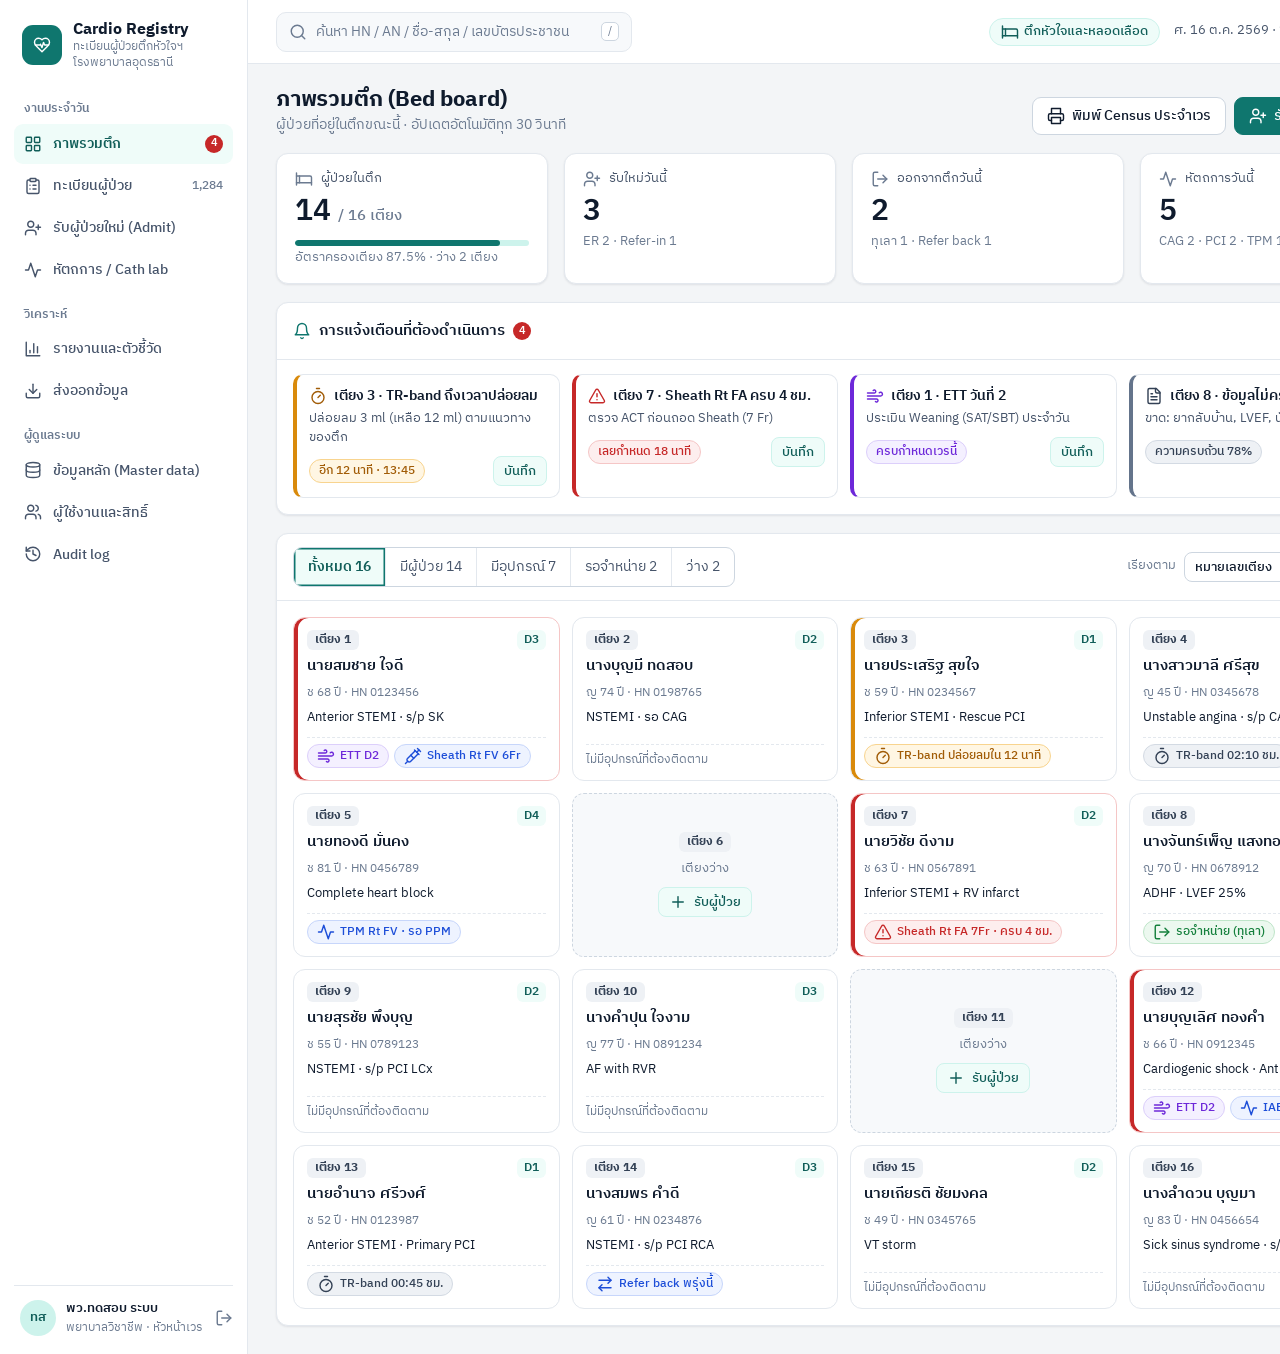
<file: design/mockups/desktop-1-dashboard.html>
<!doctype html>
<html lang="th">
<head>
<meta charset="utf-8">
<title>Bed board — Desktop</title>
<link rel="stylesheet" href="assets/styles.css">
<style>
  .alerts { display: grid; grid-template-columns: repeat(4, 1fr); gap: 12px; padding: 14px 16px 16px; }
  .alert { border: 1px solid var(--border); border-left: 4px solid; border-radius: 10px; padding: 11px 12px; display: flex; flex-direction: column; gap: 4px; background: #fff; }
  .alert .ttl { display: flex; align-items: center; gap: 7px; font-weight: 600; font-size: 13.5px; }
  .alert .ttl .i { width: 16px; height: 16px; }
  .alert .desc { font-size: 12.5px; color: var(--text-2); }
  .alert .foot { display: flex; align-items: center; justify-content: space-between; margin-top: 4px; }
  .alert.warn { border-left-color: #d98a0b; } .alert.warn .ttl .i { color: var(--warn); }
  .alert.danger { border-left-color: var(--danger); } .alert.danger .ttl .i { color: var(--danger); }
  .alert.violet { border-left-color: var(--violet); } .alert.violet .ttl .i { color: var(--violet); }
  .alert.slate { border-left-color: #64748b; } .alert.slate .ttl .i { color: var(--slate); }

  .beds { display: grid; grid-template-columns: repeat(4, 1fr); gap: 12px; padding: 16px; }
  .bed { border: 1px solid var(--border); border-radius: 12px; padding: 12px 13px; display: flex; flex-direction: column; gap: 6px; min-height: 164px; background: #fff; position: relative; }
  .bed.crit { border-color: var(--danger-bd); box-shadow: inset 4px 0 0 var(--danger); }
  .bed.attn { box-shadow: inset 4px 0 0 #d98a0b; }
  .bed-no { font-size: 12px; font-weight: 700; background: var(--slate-bg); color: var(--slate); border-radius: 6px; padding: 1px 8px; }
  .bed .nm { font-weight: 600; font-size: 14.5px; }
  .bed .meta { font-size: 12px; color: var(--muted); }
  .bed .dx { font-size: 13px; color: var(--text); }
  .bed .devs { display: flex; flex-wrap: wrap; gap: 5px; margin-top: auto; padding-top: 6px; border-top: 1px dashed var(--border); }
  .bed.empty { border: 1.5px dashed var(--border-strong); background: var(--surface-2); align-items: center; justify-content: center; color: var(--muted); gap: 8px; }
  .day { font-size: 12px; font-weight: 600; color: var(--primary-700); background: var(--primary-50); border-radius: 6px; padding: 1px 7px; }
</style>
</head>
<body style="width:1440px">
<div data-shell="dashboard">
  <div class="page-h">
    <div>
      <h1>ภาพรวมตึก (Bed board)</h1>
      <p>ผู้ป่วยที่อยู่ในตึกขณะนี้ · อัปเดตอัตโนมัติทุก 30 วินาที</p>
    </div>
    <div class="row">
      <span class="btn"><i data-i="printer"></i>พิมพ์ Census ประจำเวร</span>
      <span class="btn primary"><i data-i="userplus"></i>รับผู้ป่วยใหม่ (Admit)</span>
    </div>
  </div>

  <div class="tiles">
    <div class="card tile">
      <div class="lbl"><i data-i="bed"></i>ผู้ป่วยในตึก</div>
      <div class="val num">14 <small>/ 16 เตียง</small></div>
      <div class="meter"><i style="width:87.5%"></i></div>
      <div class="sub">อัตราครองเตียง 87.5% · ว่าง 2 เตียง</div>
    </div>
    <div class="card tile">
      <div class="lbl"><i data-i="userplus"></i>รับใหม่วันนี้</div>
      <div class="val num">3</div>
      <div class="sub">ER 2 · Refer-in 1</div>
    </div>
    <div class="card tile">
      <div class="lbl"><i data-i="logout"></i>ออกจากตึกวันนี้</div>
      <div class="val num">2</div>
      <div class="sub">ทุเลา 1 · Refer back 1</div>
    </div>
    <div class="card tile">
      <div class="lbl"><i data-i="activity"></i>หัตถการวันนี้</div>
      <div class="val num">5</div>
      <div class="sub">CAG 2 · PCI 2 · TPM 1</div>
    </div>
  </div>

  <div class="card">
    <div class="card-h">
      <h3><i data-i="bell"></i>การแจ้งเตือนที่ต้องดำเนินการ <span class="badge">4</span></h3>
      <span class="btn ghost sm">ดูทั้งหมด<i data-i="right"></i></span>
    </div>
    <div class="alerts">
      <div class="alert warn">
        <div class="ttl"><i data-i="timer"></i>เตียง 3 · TR-band ถึงเวลาปล่อยลม</div>
        <div class="desc">ปล่อยลม 3 ml (เหลือ 12 ml) ตามแนวทางของตึก</div>
        <div class="foot"><span class="chip warn">อีก 12 นาที · 13:45</span><span class="btn sm soft">บันทึก</span></div>
      </div>
      <div class="alert danger">
        <div class="ttl"><i data-i="alert"></i>เตียง 7 · Sheath Rt FA ครบ 4 ชม.</div>
        <div class="desc">ตรวจ ACT ก่อนถอด Sheath (7 Fr)</div>
        <div class="foot"><span class="chip danger">เลยกำหนด 18 นาที</span><span class="btn sm soft">บันทึก</span></div>
      </div>
      <div class="alert violet">
        <div class="ttl"><i data-i="wind"></i>เตียง 1 · ETT วันที่ 2</div>
        <div class="desc">ประเมิน Weaning (SAT/SBT) ประจำวัน</div>
        <div class="foot"><span class="chip violet">ครบกำหนดเวรนี้</span><span class="btn sm soft">บันทึก</span></div>
      </div>
      <div class="alert slate">
        <div class="ttl"><i data-i="file"></i>เตียง 8 · ข้อมูลไม่ครบก่อนจำหน่าย</div>
        <div class="desc">ขาด: ยากลับบ้าน, LVEF, นัดติดตาม</div>
        <div class="foot"><span class="chip slate">ความครบถ้วน 78%</span><span class="btn sm soft">เติมข้อมูล</span></div>
      </div>
    </div>
  </div>

  <div class="card">
    <div class="card-h">
      <div class="seg" style="font-size:13px">
        <span class="on">ทั้งหมด 16</span><span>มีผู้ป่วย 14</span><span>มีอุปกรณ์ 7</span><span>รอจำหน่าย 2</span><span>ว่าง 2</span>
      </div>
      <div class="row">
        <span class="small muted">เรียงตาม</span><span class="btn sm">หมายเลขเตียง<i data-i="down"></i></span>
        <div class="seg"><span class="on" style="padding:0 10px"><i data-i="grid"></i></span><span style="padding:0 10px"><i data-i="list"></i></span></div>
      </div>
    </div>
    <div class="beds" id="beds"></div>
  </div>
</div>

<script>
  // Mockup data — fictional patients
  const beds = [
    { n: 1, nm: 'นายสมชาย ใจดี', s: 'ช', a: 68, hn: '0123456', dx: 'Anterior STEMI · s/p SK', d: 3, crit: 1, dev: [['violet', 'wind', 'ETT D2'], ['info', 'syringe', 'Sheath Rt FV 6Fr']] },
    { n: 2, nm: 'นางบุญมี ทดสอบ', s: 'ญ', a: 74, hn: '0198765', dx: 'NSTEMI · รอ CAG', d: 2, dev: [] },
    { n: 3, nm: 'นายประเสริฐ สุขใจ', s: 'ช', a: 59, hn: '0234567', dx: 'Inferior STEMI · Rescue PCI', d: 1, attn: 1, dev: [['warn', 'timer', 'TR-band ปล่อยลมใน 12 นาที']] },
    { n: 4, nm: 'นางสาวมาลี ศรีสุข', s: 'ญ', a: 45, hn: '0345678', dx: 'Unstable angina · s/p CAG', d: 1, dev: [['slate', 'timer', 'TR-band 02:10 ชม.']] },
    { n: 5, nm: 'นายทองดี มั่นคง', s: 'ช', a: 81, hn: '0456789', dx: 'Complete heart block', d: 4, dev: [['info', 'activity', 'TPM Rt FV · รอ PPM']] },
    { empty: 1, n: 6 },
    { n: 7, nm: 'นายวิชัย ดีงาม', s: 'ช', a: 63, hn: '0567891', dx: 'Inferior STEMI + RV infarct', d: 2, crit: 1, dev: [['danger', 'alert', 'Sheath Rt FA 7Fr · ครบ 4 ชม.']] },
    { n: 8, nm: 'นางจันทร์เพ็ญ แสงทอง', s: 'ญ', a: 70, hn: '0678912', dx: 'ADHF · LVEF 25%', d: 5, dev: [['ok', 'logout', 'รอจำหน่าย (ทุเลา)']] },
    { n: 9, nm: 'นายสุรชัย พึ่งบุญ', s: 'ช', a: 55, hn: '0789123', dx: 'NSTEMI · s/p PCI LCx', d: 2, dev: [] },
    { n: 10, nm: 'นางคำปุน ใจงาม', s: 'ญ', a: 77, hn: '0891234', dx: 'AF with RVR', d: 3, dev: [] },
    { empty: 1, n: 11 },
    { n: 12, nm: 'นายบุญเลิศ ทองคำ', s: 'ช', a: 66, hn: '0912345', dx: 'Cardiogenic shock · Ant. STEMI', d: 2, crit: 1, dev: [['violet', 'wind', 'ETT D2'], ['info', 'activity', 'IABP 1:1']] },
    { n: 13, nm: 'นายอำนาจ ศรีวงศ์', s: 'ช', a: 52, hn: '0123987', dx: 'Anterior STEMI · Primary PCI', d: 1, dev: [['slate', 'timer', 'TR-band 00:45 ชม.']] },
    { n: 14, nm: 'นางสมพร คำดี', s: 'ญ', a: 61, hn: '0234876', dx: 'NSTEMI · s/p PCI RCA', d: 3, dev: [['info', 'transfer', 'Refer back พรุ่งนี้']] },
    { n: 15, nm: 'นายเกียรติ ชัยมงคล', s: 'ช', a: 49, hn: '0345765', dx: 'VT storm', d: 2, dev: [] },
    { n: 16, nm: 'นางลำดวน บุญมา', s: 'ญ', a: 83, hn: '0456654', dx: 'Sick sinus syndrome · s/p PPM', d: 2, dev: [] },
  ];
  document.getElementById('beds').innerHTML = beds.map((b) => b.empty
    ? `<div class="bed empty"><span class="bed-no">เตียง ${b.n}</span><span class="small">เตียงว่าง</span><span class="btn sm soft"><i data-i="plus"></i>รับผู้ป่วย</span></div>`
    : `<div class="bed ${b.crit ? 'crit' : ''} ${b.attn ? 'attn' : ''}">
        <div class="row between"><span class="bed-no">เตียง ${b.n}</span><span class="day num">D${b.d}</span></div>
        <div class="nm ellipsis">${b.nm}</div>
        <div class="meta num">${b.s} ${b.a} ปี · HN ${b.hn}</div>
        <div class="dx ellipsis">${b.dx}</div>
        <div class="devs">${b.dev.length ? b.dev.map(([k, ic, t]) => `<span class="chip ${k}"><i data-i="${ic}"></i>${t}</span>`).join('') : '<span class="xs muted">ไม่มีอุปกรณ์ที่ต้องติดตาม</span>'}</div>
      </div>`).join('');
</script>
<script src="assets/shell.js"></script>
<script src="assets/icons.js"></script>
</body>
</html>
</file>
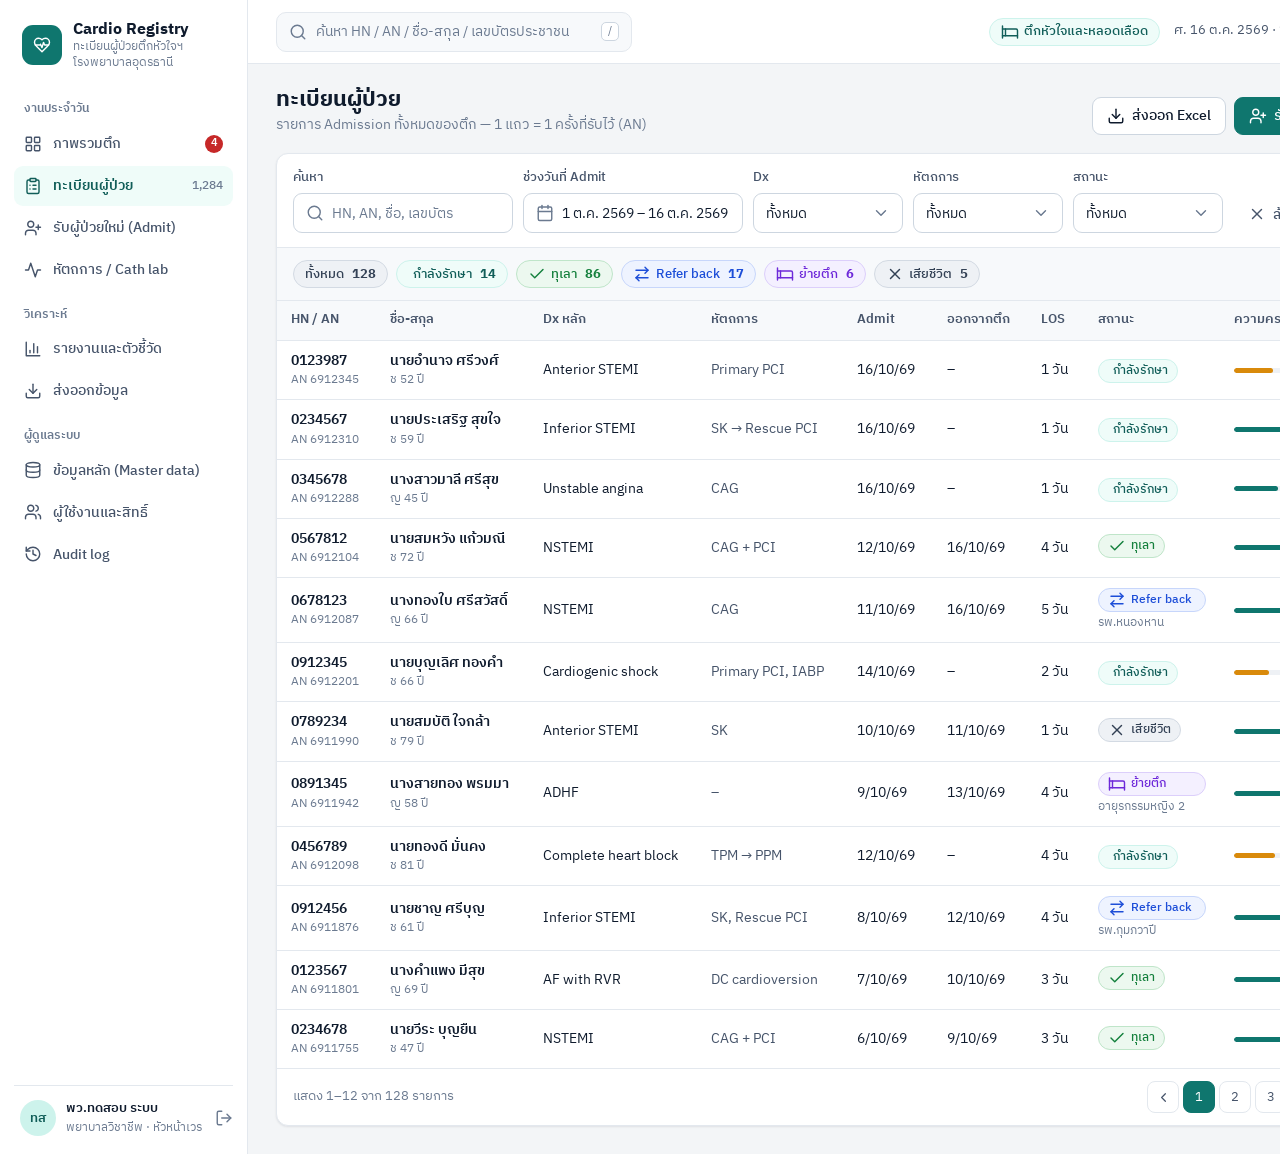
<file: design/mockups/desktop-2-registry.html>
<!doctype html>
<html lang="th">
<head>
<meta charset="utf-8">
<title>Patient registry — Desktop</title>
<link rel="stylesheet" href="assets/styles.css">
<style>
  .filters { display: flex; gap: 10px; align-items: flex-end; padding: 14px 16px; border-bottom: 1px solid var(--border); flex-wrap: wrap; }
  .filters .field { width: 150px; }
  .filters .field.wide { width: 220px; }
  .sum { display: flex; gap: 8px; padding: 12px 16px; border-bottom: 1px solid var(--border); background: var(--surface-2); }
  .cmp { display: flex; align-items: center; gap: 8px; }
  .cmp .bar { width: 54px; height: 5px; border-radius: 9px; background: var(--slate-bg); overflow: hidden; }
  .cmp .bar i { display: block; height: 100%; border-radius: 9px; background: var(--primary); }
  .cmp .bar i.lo { background: #d98a0b; }
  .pager { display: flex; align-items: center; justify-content: space-between; padding: 12px 16px; border-top: 1px solid var(--border); }
  .pg { display: flex; gap: 4px; }
  .pg span { min-width: 32px; height: 32px; border-radius: 8px; border: 1px solid var(--border); display: inline-flex; align-items: center; justify-content: center; font-size: 13px; color: var(--text-2); background: #fff; }
  .pg span.on { background: var(--primary); color: #fff; border-color: var(--primary); }
  .sub2 { font-size: 12px; color: var(--muted); }
</style>
</head>
<body style="width:1440px">
<div data-shell="registry">
  <div class="page-h">
    <div>
      <h1>ทะเบียนผู้ป่วย</h1>
      <p>รายการ Admission ทั้งหมดของตึก — 1 แถว = 1 ครั้งที่รับไว้ (AN)</p>
    </div>
    <div class="row">
      <span class="btn"><i data-i="download"></i>ส่งออก Excel</span>
      <span class="btn primary"><i data-i="userplus"></i>รับผู้ป่วยใหม่ (Admit)</span>
    </div>
  </div>

  <div class="card">
    <div class="filters">
      <div class="field wide"><span class="label">ค้นหา</span><div class="input ph"><i data-i="search"></i>HN, AN, ชื่อ, เลขบัตร</div></div>
      <div class="field wide"><span class="label">ช่วงวันที่ Admit</span><div class="input"><i data-i="calendar"></i>1 ต.ค. 2569 – 16 ต.ค. 2569</div></div>
      <div class="field"><span class="label">Dx</span><div class="input">ทั้งหมด<span class="end"><i data-i="down"></i></span></div></div>
      <div class="field"><span class="label">หัตถการ</span><div class="input">ทั้งหมด<span class="end"><i data-i="down"></i></span></div></div>
      <div class="field"><span class="label">สถานะ</span><div class="input">ทั้งหมด<span class="end"><i data-i="down"></i></span></div></div>
      <span class="btn ghost"><i data-i="x"></i>ล้างตัวกรอง</span>
    </div>
    <div class="sum">
      <span class="chip lg slate">ทั้งหมด <b class="num">&nbsp;128</b></span>
      <span class="chip lg primary"><span class="dot"></span>กำลังรักษา <b class="num">&nbsp;14</b></span>
      <span class="chip lg ok"><i data-i="check"></i>ทุเลา <b class="num">&nbsp;86</b></span>
      <span class="chip lg info"><i data-i="transfer"></i>Refer back <b class="num">&nbsp;17</b></span>
      <span class="chip lg violet"><i data-i="bed"></i>ย้ายตึก <b class="num">&nbsp;6</b></span>
      <span class="chip lg slate"><i data-i="x"></i>เสียชีวิต <b class="num">&nbsp;5</b></span>
    </div>
    <table class="tbl">
      <thead>
        <tr><th>HN / AN</th><th>ชื่อ-สกุล</th><th>Dx หลัก</th><th>หัตถการ</th><th>Admit</th><th>ออกจากตึก</th><th>LOS</th><th>สถานะ</th><th>ความครบถ้วน</th><th></th></tr>
      </thead>
      <tbody id="rows"></tbody>
    </table>
    <div class="pager">
      <span class="small muted">แสดง 1–12 จาก 128 รายการ</span>
      <div class="pg"><span><i data-i="left" data-s="15"></i></span><span class="on">1</span><span>2</span><span>3</span><span>…</span><span>11</span><span><i data-i="right" data-s="15"></i></span></div>
    </div>
  </div>
</div>

<script>
  // Mockup data — fictional patients
  const S = {
    active: '<span class="chip primary"><span class="dot"></span>กำลังรักษา</span>',
    ok: '<span class="chip ok"><i data-i="check"></i>ทุเลา</span>',
    refer: (h) => `<div class="stack" style="gap:2px"><span class="chip info"><i data-i="transfer"></i>Refer back</span><span class="sub2">${h}</span></div>`,
    move: (w) => `<div class="stack" style="gap:2px"><span class="chip violet"><i data-i="bed"></i>ย้ายตึก</span><span class="sub2">${w}</span></div>`,
    dead: '<span class="chip slate"><i data-i="x"></i>เสียชีวิต</span>',
  };
  const rows = [
    ['0123987', '6912345', 'นายอำนาจ ศรีวงศ์', 'ช 52', 'Anterior STEMI', 'Primary PCI', '16/10/69', '–', '1', S.active, 72],
    ['0234567', '6912310', 'นายประเสริฐ สุขใจ', 'ช 59', 'Inferior STEMI', 'SK → Rescue PCI', '16/10/69', '–', '1', S.active, 88],
    ['0345678', '6912288', 'นางสาวมาลี ศรีสุข', 'ญ 45', 'Unstable angina', 'CAG', '16/10/69', '–', '1', S.active, 80],
    ['0567812', '6912104', 'นายสมหวัง แก้วมณี', 'ช 72', 'NSTEMI', 'CAG + PCI', '12/10/69', '16/10/69', '4', S.ok, 100],
    ['0678123', '6912087', 'นางทองใบ ศรีสวัสดิ์', 'ญ 66', 'NSTEMI', 'CAG', '11/10/69', '16/10/69', '5', S.refer('รพ.หนองหาน'), 100],
    ['0912345', '6912201', 'นายบุญเลิศ ทองคำ', 'ช 66', 'Cardiogenic shock', 'Primary PCI, IABP', '14/10/69', '–', '2', S.active, 64],
    ['0789234', '6911990', 'นายสมบัติ ใจกล้า', 'ช 79', 'Anterior STEMI', 'SK', '10/10/69', '11/10/69', '1', S.dead, 96],
    ['0891345', '6911942', 'นางสายทอง พรมมา', 'ญ 58', 'ADHF', '–', '9/10/69', '13/10/69', '4', S.move('อายุรกรรมหญิง 2'), 100],
    ['0456789', '6912098', 'นายทองดี มั่นคง', 'ช 81', 'Complete heart block', 'TPM → PPM', '12/10/69', '–', '4', S.active, 76],
    ['0912456', '6911876', 'นายชาญ ศรีบุญ', 'ช 61', 'Inferior STEMI', 'SK, Rescue PCI', '8/10/69', '12/10/69', '4', S.refer('รพ.กุมภวาปี'), 100],
    ['0123567', '6911801', 'นางคำแพง มีสุข', 'ญ 69', 'AF with RVR', 'DC cardioversion', '7/10/69', '10/10/69', '3', S.ok, 92],
    ['0234678', '6911755', 'นายวีระ บุญยืน', 'ช 47', 'NSTEMI', 'CAG + PCI', '6/10/69', '9/10/69', '3', S.ok, 100],
  ];
  document.getElementById('rows').innerHTML = rows.map(([hn, an, nm, sa, dx, px, ad, dc, los, st, pct]) => `
    <tr>
      <td class="num"><div class="b">${hn}</div><div class="sub2">AN ${an}</div></td>
      <td><div class="name">${nm}</div><div class="sub2">${sa} ปี</div></td>
      <td>${dx}</td>
      <td class="t2">${px}</td>
      <td class="num">${ad}</td>
      <td class="num">${dc}</td>
      <td class="num">${los} วัน</td>
      <td>${st}</td>
      <td><div class="cmp"><div class="bar"><i class="${pct < 80 ? 'lo' : ''}" style="width:${pct}%"></i></div><span class="small num ${pct < 80 ? '' : 'muted'}">${pct}%</span></div></td>
      <td><span class="icon-btn" style="width:30px;height:30px;border:0"><i data-i="morev"></i></span></td>
    </tr>`).join('');
</script>
<script src="assets/shell.js"></script>
<script src="assets/icons.js"></script>
</body>
</html>
</file>
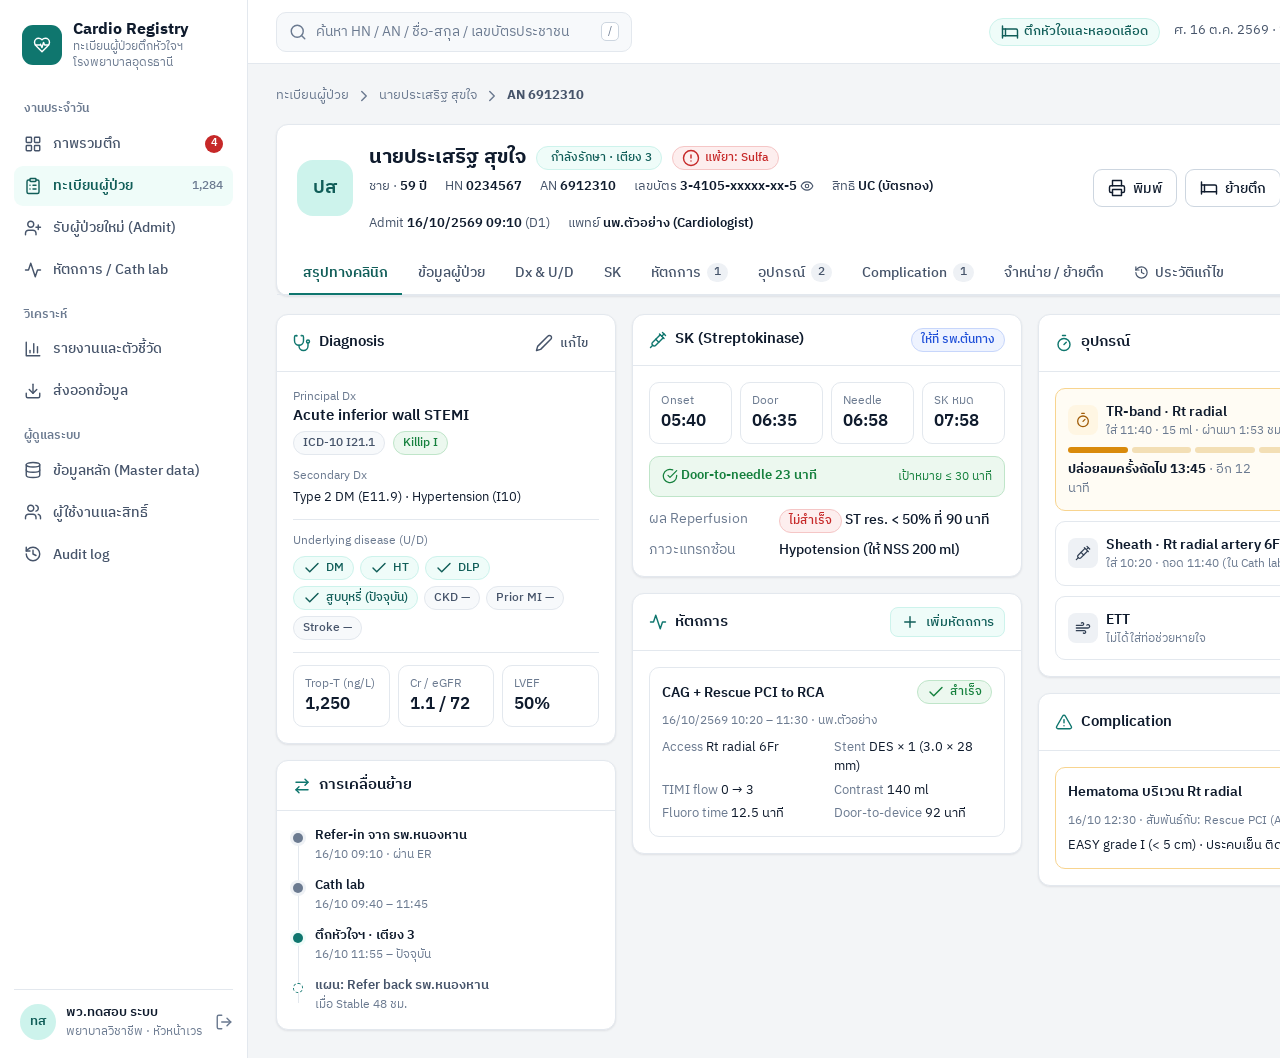
<file: design/mockups/desktop-3-patient.html>
<!doctype html>
<html lang="th">
<head>
<meta charset="utf-8">
<title>Patient record — Desktop</title>
<link rel="stylesheet" href="assets/styles.css">
<style>
  .pt { display: flex; gap: 16px; align-items: center; padding: 18px 20px; }
  .pt h2 { font-size: 20px; font-weight: 700; display: flex; gap: 10px; align-items: center; }
  .pt .ids { display: flex; gap: 18px; font-size: 13px; color: var(--text-2); margin-top: 4px; flex-wrap: wrap; }
  .pt .ids b { color: var(--text); font-weight: 600; }
  .cols { display: grid; grid-template-columns: 1fr 1.15fr 1.1fr; gap: 16px; align-items: start; }
  .col { display: flex; flex-direction: column; gap: 16px; }
  .ud { display: flex; flex-wrap: wrap; gap: 6px; }
  .metric { border: 1px solid var(--border); border-radius: 10px; padding: 9px 11px; }
  .metric .k { font-size: 11.5px; color: var(--muted); }
  .metric .v { font-size: 17px; font-weight: 600; }
  .times { display: grid; grid-template-columns: repeat(4, 1fr); gap: 8px; }
  .kpi { display: flex; align-items: center; justify-content: space-between; border-radius: 10px; padding: 10px 12px; background: var(--ok-bg); border: 1px solid var(--ok-bd); }
  .kpi.neutral { background: var(--surface-2); border-color: var(--border); }
  .px { border: 1px solid var(--border); border-radius: 10px; padding: 12px; display: flex; flex-direction: column; gap: 8px; }
  .px-grid { display: grid; grid-template-columns: 1fr 1fr; gap: 4px 14px; font-size: 13px; }
  .px-grid span { color: var(--muted); }
  .dev { border: 1px solid var(--border); border-radius: 10px; padding: 12px; display: flex; flex-direction: column; gap: 8px; }
  .dev.active { border-color: var(--warn-bd); background: #fffcf4; }
  .dev .hd { display: flex; align-items: center; gap: 8px; }
  .dev .ic { width: 30px; height: 30px; border-radius: 8px; display: flex; align-items: center; justify-content: center; background: var(--slate-bg); color: var(--slate); }
  .dev.active .ic { background: var(--warn-bg); color: var(--warn); }
  .steps { display: flex; gap: 4px; }
  .steps i { flex: 1; height: 6px; border-radius: 3px; background: #f3dfb5; display: block; }
  .steps i.done { background: #d98a0b; }
</style>
</head>
<body style="width:1440px">
<div data-shell="registry">
  <div class="crumb">ทะเบียนผู้ป่วย<i data-i="right"></i>นายประเสริฐ สุขใจ<i data-i="right"></i><b class="t2">AN 6912310</b></div>

  <div class="card">
    <div class="pt">
      <div class="avatar lg">ปส</div>
      <div class="grow">
        <h2>นายประเสริฐ สุขใจ <span class="chip primary"><span class="dot"></span>กำลังรักษา · เตียง 3</span><span class="chip danger"><i data-i="alertcircle"></i>แพ้ยา: Sulfa</span></h2>
        <div class="ids num">
          <span>ชาย · <b>59 ปี</b></span>
          <span>HN <b>0234567</b></span>
          <span>AN <b>6912310</b></span>
          <span>เลขบัตร <b>3-4105-xxxxx-xx-5</b> <i data-i="eye" data-s="14"></i></span>
          <span>สิทธิ <b>UC (บัตรทอง)</b></span>
          <span>Admit <b>16/10/2569 09:10</b> (D1)</span>
          <span>แพทย์ <b>นพ.ตัวอย่าง (Cardiologist)</b></span>
        </div>
      </div>
      <div class="row">
        <span class="btn"><i data-i="printer"></i>พิมพ์</span>
        <span class="btn"><i data-i="bed"></i>ย้ายตึก</span>
        <span class="btn primary"><i data-i="logout"></i>จำหน่าย</span>
      </div>
    </div>
    <div class="tabs" style="padding:0 12px">
      <span class="on">สรุปทางคลินิก</span>
      <span>ข้อมูลผู้ป่วย</span>
      <span>Dx &amp; U/D</span>
      <span>SK</span>
      <span>หัตถการ <span class="count">1</span></span>
      <span>อุปกรณ์ <span class="count">2</span></span>
      <span>Complication <span class="count">1</span></span>
      <span>จำหน่าย / ย้ายตึก</span>
      <span><i data-i="history" data-s="15"></i>ประวัติแก้ไข</span>
    </div>
  </div>

  <div class="cols">
    <!-- Column 1 -->
    <div class="col">
      <div class="card">
        <div class="card-h"><h3><i data-i="steth"></i>Diagnosis</h3><span class="btn ghost sm"><i data-i="pencil"></i>แก้ไข</span></div>
        <div class="card-b stack" style="gap:12px">
          <div>
            <div class="xs muted">Principal Dx</div>
            <div class="b" style="font-size:15px">Acute inferior wall STEMI</div>
            <div class="row" style="margin-top:4px"><span class="chip">ICD-10 I21.1</span><span class="chip ok">Killip I</span></div>
          </div>
          <div>
            <div class="xs muted" style="margin-bottom:4px">Secondary Dx</div>
            <div class="small">Type 2 DM (E11.9) · Hypertension (I10)</div>
          </div>
          <div class="divider"></div>
          <div>
            <div class="xs muted" style="margin-bottom:6px">Underlying disease (U/D)</div>
            <div class="ud">
              <span class="chip primary"><i data-i="check"></i>DM</span>
              <span class="chip primary"><i data-i="check"></i>HT</span>
              <span class="chip primary"><i data-i="check"></i>DLP</span>
              <span class="chip primary"><i data-i="check"></i>สูบบุหรี่ (ปัจจุบัน)</span>
              <span class="chip">CKD —</span>
              <span class="chip">Prior MI —</span>
              <span class="chip">Stroke —</span>
            </div>
          </div>
          <div class="divider"></div>
          <div class="grid g3" style="gap:8px">
            <div class="metric"><div class="k">Trop-T (ng/L)</div><div class="v num">1,250</div></div>
            <div class="metric"><div class="k">Cr / eGFR</div><div class="v num">1.1 / 72</div></div>
            <div class="metric"><div class="k">LVEF</div><div class="v num">50%</div></div>
          </div>
        </div>
      </div>

      <div class="card">
        <div class="card-h"><h3><i data-i="transfer"></i>การเคลื่อนย้าย</h3></div>
        <div class="card-b">
          <div class="tl">
            <div class="tl-item"><span class="tl-dot" style="background:var(--muted);box-shadow:0 0 0 3px var(--slate-bg)"></span><div><div class="small b">Refer-in จาก รพ.หนองหาน</div><div class="xs muted num">16/10 09:10 · ผ่าน ER</div></div></div>
            <div class="tl-item"><span class="tl-dot" style="background:var(--muted);box-shadow:0 0 0 3px var(--slate-bg)"></span><div><div class="small b">Cath lab</div><div class="xs muted num">16/10 09:40 – 11:45</div></div></div>
            <div class="tl-item"><span class="tl-dot"></span><div><div class="small b">ตึกหัวใจฯ · เตียง 3</div><div class="xs muted num">16/10 11:55 – ปัจจุบัน</div></div></div>
            <div class="tl-item"><span class="tl-dot" style="background:#fff;border:1.5px dashed var(--primary);box-shadow:none"></span><div><div class="small b t2">แผน: Refer back รพ.หนองหาน</div><div class="xs muted">เมื่อ Stable 48 ชม.</div></div></div>
          </div>
        </div>
      </div>
    </div>

    <!-- Column 2 -->
    <div class="col">
      <div class="card">
        <div class="card-h"><h3><i data-i="syringe"></i>SK (Streptokinase)</h3><span class="chip info">ให้ที่ รพ.ต้นทาง</span></div>
        <div class="card-b stack" style="gap:12px">
          <div class="times num">
            <div class="metric"><div class="k">Onset</div><div class="v">05:40</div></div>
            <div class="metric"><div class="k">Door</div><div class="v">06:35</div></div>
            <div class="metric"><div class="k">Needle</div><div class="v">06:58</div></div>
            <div class="metric"><div class="k">SK หมด</div><div class="v">07:58</div></div>
          </div>
          <div class="kpi"><span class="small b" style="color:var(--ok)"><i data-i="checkcircle" data-s="16"></i> Door-to-needle 23 นาที</span><span class="xs" style="color:var(--ok)">เป้าหมาย ≤ 30 นาที</span></div>
          <div class="kv">
            <dt>ผล Reperfusion</dt><dd><span class="chip danger">ไม่สำเร็จ</span> ST res. &lt; 50% ที่ 90 นาที</dd>
            <dt>ภาวะแทรกซ้อน</dt><dd>Hypotension (ให้ NSS 200 ml)</dd>
          </div>
        </div>
      </div>

      <div class="card">
        <div class="card-h"><h3><i data-i="activity"></i>หัตถการ</h3><span class="btn soft sm"><i data-i="plus"></i>เพิ่มหัตถการ</span></div>
        <div class="card-b">
          <div class="px">
            <div class="row between"><div class="b">CAG + Rescue PCI to RCA</div><span class="chip ok"><i data-i="check"></i>สำเร็จ</span></div>
            <div class="xs muted num">16/10/2569 10:20 – 11:30 · นพ.ตัวอย่าง</div>
            <div class="px-grid num">
              <div><span>Access</span> Rt radial 6Fr</div>
              <div><span>Stent</span> DES × 1 (3.0 × 28 mm)</div>
              <div><span>TIMI flow</span> 0 → 3</div>
              <div><span>Contrast</span> 140 ml</div>
              <div><span>Fluoro time</span> 12.5 นาที</div>
              <div><span>Door-to-device</span> 92 นาที</div>
            </div>
          </div>
        </div>
      </div>
    </div>

    <!-- Column 3 -->
    <div class="col">
      <div class="card">
        <div class="card-h"><h3><i data-i="timer"></i>อุปกรณ์</h3><span class="btn soft sm"><i data-i="plus"></i>เพิ่มอุปกรณ์</span></div>
        <div class="card-b stack" style="gap:10px">
          <div class="dev active">
            <div class="hd"><span class="ic"><i data-i="timer" data-s="16"></i></span><div class="grow"><div class="b">TR-band · Rt radial</div><div class="xs muted num">ใส่ 11:40 · 15 ml · ผ่านมา 1:53 ชม.</div></div><span class="chip warn">ใช้งานอยู่</span></div>
            <div class="steps"><i class="done"></i><i></i><i></i><i></i><i></i></div>
            <div class="row between"><span class="small"><b>ปล่อยลมครั้งถัดไป 13:45</b> <span class="muted">· อีก 12 นาที</span></span><span class="btn sm primary">บันทึกปล่อยลม</span></div>
          </div>
          <div class="dev">
            <div class="hd"><span class="ic"><i data-i="syringe" data-s="16"></i></span><div class="grow"><div class="b">Sheath · Rt radial artery 6Fr</div><div class="xs muted num">ใส่ 10:20 · ถอด 11:40 (ใน Cath lab)</div></div><span class="chip ok"><i data-i="check"></i>ถอดแล้ว</span></div>
          </div>
          <div class="dev">
            <div class="hd"><span class="ic"><i data-i="wind" data-s="16"></i></span><div class="grow"><div class="b">ETT</div><div class="xs muted">ไม่ได้ใส่ท่อช่วยหายใจ</div></div><span class="chip">ไม่มี</span></div>
          </div>
        </div>
      </div>

      <div class="card">
        <div class="card-h"><h3><i data-i="alert"></i>Complication</h3><span class="btn soft sm"><i data-i="plus"></i>เพิ่ม</span></div>
        <div class="card-b">
          <div class="px" style="border-color:var(--warn-bd)">
            <div class="row between"><div class="b">Hematoma บริเวณ Rt radial</div><span class="chip warn">เล็กน้อย</span></div>
            <div class="xs muted num">16/10 12:30 · สัมพันธ์กับ: Rescue PCI (Access site)</div>
            <div class="small">EASY grade I (&lt; 5 cm) · ประคบเย็น ติดตามทุก 15 นาที</div>
          </div>
        </div>
      </div>
    </div>
  </div>
</div>
<script src="assets/shell.js"></script>
<script src="assets/icons.js"></script>
</body>
</html>
</file>
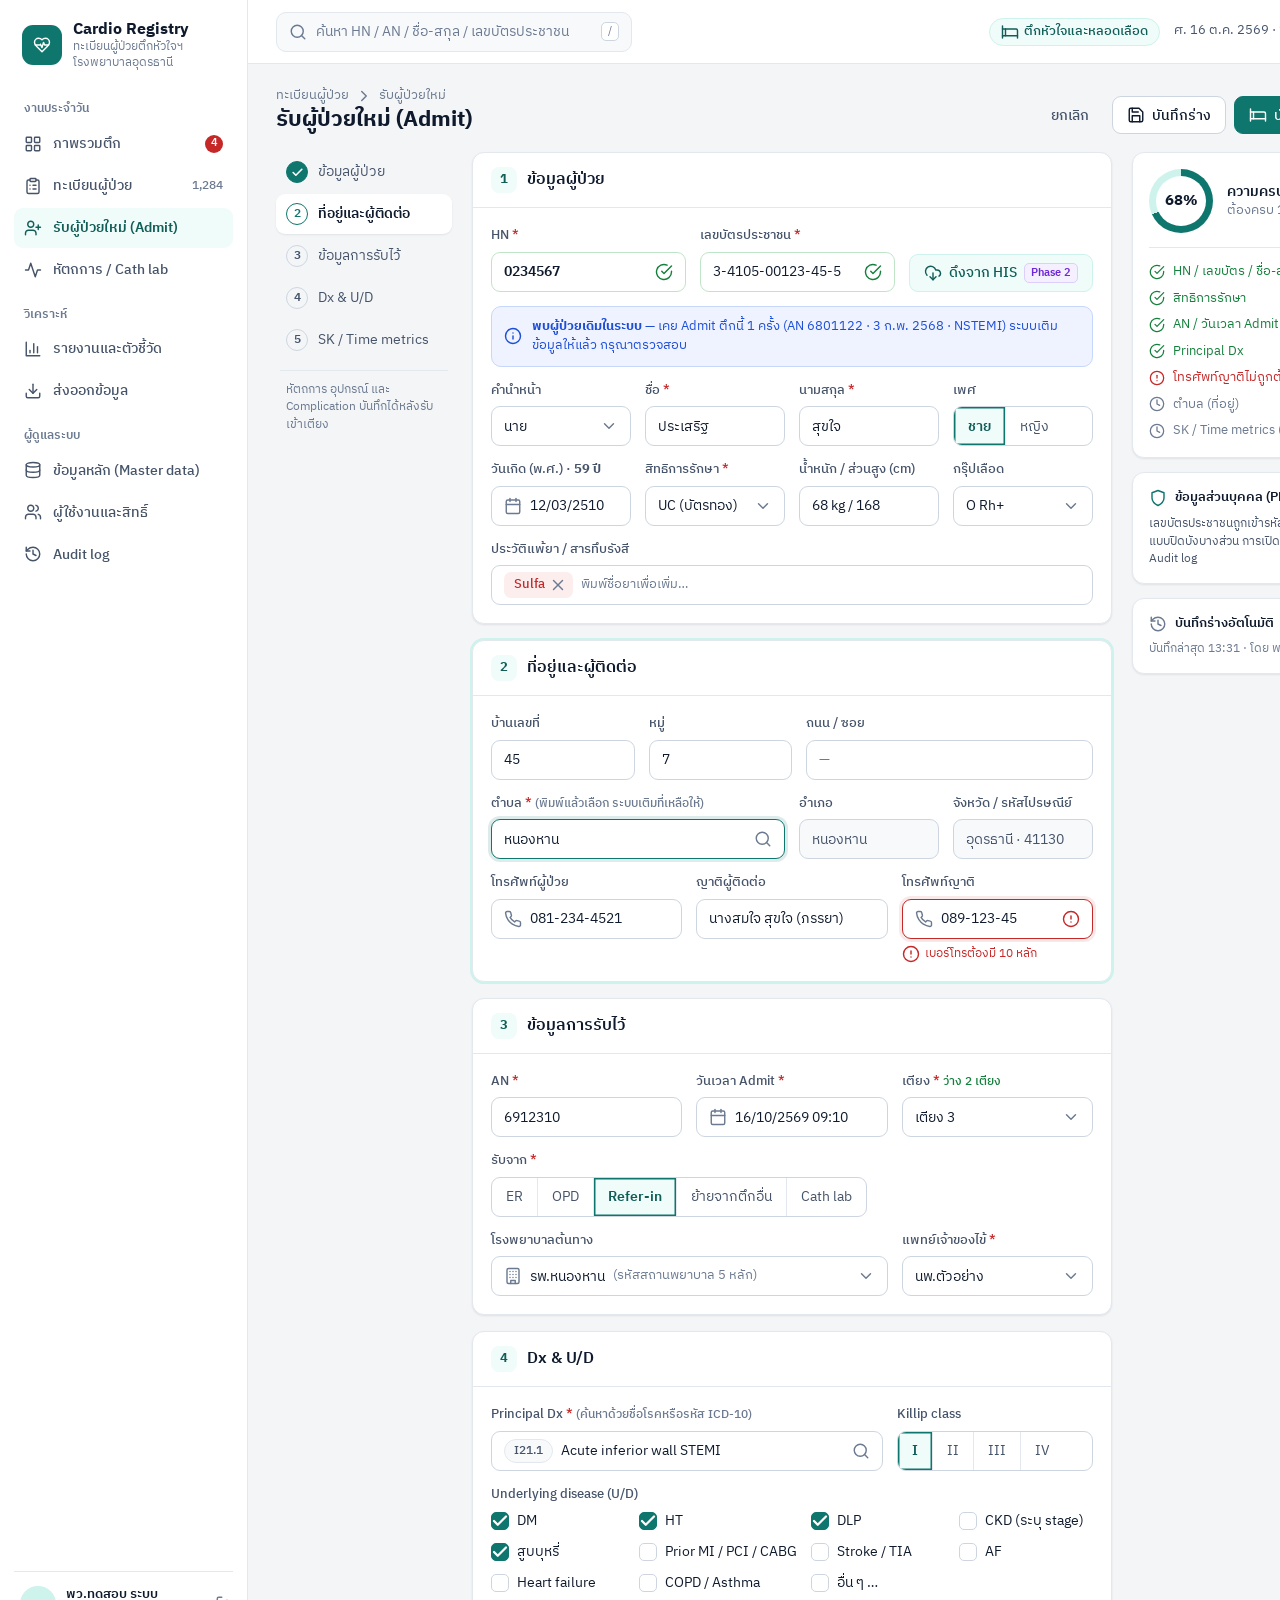
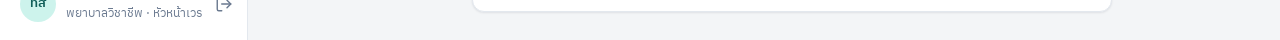
<file: design/mockups/desktop-4-admit.html>
<!doctype html>
<html lang="th">
<head>
<meta charset="utf-8">
<title>Admit form — Desktop</title>
<link rel="stylesheet" href="assets/styles.css">
<style>
  .layout { display: grid; grid-template-columns: 176px 1fr 280px; gap: 20px; align-items: start; }
  .toc { display: flex; flex-direction: column; gap: 2px; position: sticky; top: 0; }
  .toc a { display: flex; align-items: center; gap: 10px; padding: 9px 10px; border-radius: 9px; font-size: 13.5px; color: var(--text-2); text-decoration: none; }
  .toc a .n { width: 22px; height: 22px; border-radius: 50%; border: 1.5px solid var(--border-strong); font-size: 11.5px; display: flex; align-items: center; justify-content: center; font-weight: 600; flex: none; }
  .toc a.done .n { background: var(--primary); border-color: var(--primary); color: #fff; }
  .toc a.on { background: #fff; box-shadow: var(--shadow); color: var(--text); font-weight: 600; }
  .toc a.on .n { border-color: var(--primary); color: var(--primary); }
  .sec-h { display: flex; align-items: center; gap: 10px; padding: 14px 18px; border-bottom: 1px solid var(--border); }
  .sec-h .n { width: 26px; height: 26px; border-radius: 8px; background: var(--primary-50); color: var(--primary-700); font-weight: 700; display: flex; align-items: center; justify-content: center; font-size: 13px; }
  .sec-h h3 { font-size: 15.5px; font-weight: 600; }
  .sec-b { padding: 18px; }
  .found { display: flex; gap: 10px; align-items: center; padding: 10px 12px; border-radius: 10px; background: var(--info-bg); border: 1px solid var(--info-bd); color: var(--info); font-size: 13px; }
  .tag { display: inline-flex; align-items: center; gap: 4px; height: 26px; padding: 0 6px 0 10px; border-radius: 7px; background: var(--danger-bg); color: var(--danger); font-size: 12.5px; font-weight: 500; }
  .tag .i { width: 13px; height: 13px; }
  .udgrid { display: grid; grid-template-columns: repeat(4, 1fr); gap: 10px 14px; }
  .side { display: flex; flex-direction: column; gap: 14px; position: sticky; top: 0; }
  .ring { width: 64px; height: 64px; border-radius: 50%; background: conic-gradient(var(--primary) 0 68%, var(--primary-100) 68% 100%); display: flex; align-items: center; justify-content: center; flex: none; }
  .ring span { width: 50px; height: 50px; border-radius: 50%; background: #fff; display: flex; align-items: center; justify-content: center; font-weight: 700; font-size: 15px; }
  .req-list { display: flex; flex-direction: column; gap: 7px; font-size: 13px; }
  .req-list div { display: flex; gap: 8px; align-items: center; }
  .req-list .ok { color: var(--ok); }
  .req-list .no { color: var(--muted); }
  .phase { font-size: 10.5px; font-weight: 600; border-radius: 5px; padding: 0 6px; background: var(--violet-bg); color: var(--violet); border: 1px solid var(--violet-bd); }
</style>
</head>
<body style="width:1440px">
<div data-shell="admit">
  <div class="page-h">
    <div>
      <div class="crumb">ทะเบียนผู้ป่วย<i data-i="right"></i>รับผู้ป่วยใหม่</div>
      <h1>รับผู้ป่วยใหม่ (Admit)</h1>
    </div>
    <div class="row">
      <span class="btn ghost">ยกเลิก</span>
      <span class="btn"><i data-i="save"></i>บันทึกร่าง</span>
      <span class="btn primary"><i data-i="bed"></i>บันทึกและรับเข้าเตียง</span>
    </div>
  </div>

  <div class="layout">
    <div class="toc">
      <a class="done"><span class="n"><i data-i="check" data-s="13" style="stroke-width:3"></i></span>ข้อมูลผู้ป่วย</a>
      <a class="on"><span class="n">2</span>ที่อยู่และผู้ติดต่อ</a>
      <a><span class="n">3</span>ข้อมูลการรับไว้</a>
      <a><span class="n">4</span>Dx &amp; U/D</a>
      <a><span class="n">5</span>SK / Time metrics</a>
      <div class="divider" style="margin:8px 4px"></div>
      <div class="xs muted" style="padding:0 10px">หัตถการ อุปกรณ์ และ Complication บันทึกได้หลังรับเข้าเตียง</div>
    </div>

    <div class="stack" style="gap:16px">
      <div class="card">
        <div class="sec-h"><span class="n">1</span><h3>ข้อมูลผู้ป่วย</h3></div>
        <div class="sec-b stack" style="gap:14px">
          <div class="grid" style="grid-template-columns: 1fr 1fr auto; align-items:end">
            <div class="field"><span class="label">HN <span class="req">*</span></span><div class="input ok"><span class="num b">0234567</span><span class="end"><i data-i="checkcircle" style="color:var(--ok)"></i></span></div></div>
            <div class="field"><span class="label">เลขบัตรประชาชน <span class="req">*</span></span><div class="input ok num">3-4105-00123-45-5<span class="end"><i data-i="checkcircle" style="color:var(--ok)"></i></span></div></div>
            <span class="btn soft"><i data-i="clouddown"></i>ดึงจาก HIS <span class="phase">Phase 2</span></span>
          </div>
          <div class="found"><i data-i="info"></i><span><b>พบผู้ป่วยเดิมในระบบ</b> — เคย Admit ตึกนี้ 1 ครั้ง (AN 6801122 · 3 ก.พ. 2568 · NSTEMI) ระบบเติมข้อมูลให้แล้ว กรุณาตรวจสอบ</span></div>
          <div class="grid g4">
            <div class="field"><span class="label">คำนำหน้า</span><div class="input">นาย<span class="end"><i data-i="down"></i></span></div></div>
            <div class="field"><span class="label">ชื่อ <span class="req">*</span></span><div class="input">ประเสริฐ</div></div>
            <div class="field"><span class="label">นามสกุล <span class="req">*</span></span><div class="input">สุขใจ</div></div>
            <div class="field"><span class="label">เพศ</span><div class="seg"><span class="on">ชาย</span><span>หญิง</span></div></div>
            <div class="field"><span class="label">วันเกิด (พ.ศ.) · <b class="t2">59 ปี</b></span><div class="input num"><i data-i="calendar"></i>12/03/2510</div></div>
            <div class="field"><span class="label">สิทธิการรักษา <span class="req">*</span></span><div class="input">UC (บัตรทอง)<span class="end"><i data-i="down"></i></span></div></div>
            <div class="field"><span class="label">น้ำหนัก / ส่วนสูง (cm)</span><div class="input num">68 kg / 168</div></div>
            <div class="field"><span class="label">กรุ๊ปเลือด</span><div class="input">O Rh+<span class="end"><i data-i="down"></i></span></div></div>
          </div>
          <div class="field"><span class="label">ประวัติแพ้ยา / สารทึบรังสี</span><div class="input"><span class="tag">Sulfa<i data-i="x"></i></span><span class="muted small">พิมพ์ชื่อยาเพื่อเพิ่ม…</span></div></div>
        </div>
      </div>

      <div class="card" style="box-shadow:0 0 0 2px var(--primary-100), var(--shadow)">
        <div class="sec-h"><span class="n">2</span><h3>ที่อยู่และผู้ติดต่อ</h3></div>
        <div class="sec-b stack" style="gap:14px">
          <div class="grid" style="grid-template-columns: 1fr 1fr 2fr">
            <div class="field"><span class="label">บ้านเลขที่</span><div class="input">45</div></div>
            <div class="field"><span class="label">หมู่</span><div class="input">7</div></div>
            <div class="field"><span class="label">ถนน / ซอย</span><div class="input ph">—</div></div>
          </div>
          <div class="grid g4">
            <div class="field span2" style="position:relative"><span class="label">ตำบล <span class="req">*</span> <span class="muted xs">(พิมพ์แล้วเลือก ระบบเติมที่เหลือให้)</span></span><div class="input focus">หนองหาน<span class="end"><i data-i="search"></i></span></div></div>
            <div class="field"><span class="label">อำเภอ</span><div class="input ro">หนองหาน</div></div>
            <div class="field"><span class="label">จังหวัด / รหัสไปรษณีย์</span><div class="input ro num">อุดรธานี · 41130</div></div>
          </div>
          <div class="grid g3">
            <div class="field"><span class="label">โทรศัพท์ผู้ป่วย</span><div class="input num"><i data-i="phone"></i>081-234-4521</div></div>
            <div class="field"><span class="label">ญาติผู้ติดต่อ</span><div class="input">นางสมใจ สุขใจ (ภรรยา)</div></div>
            <div class="field"><span class="label">โทรศัพท์ญาติ</span><div class="input err num"><i data-i="phone"></i>089-123-45<span class="end"><i data-i="alertcircle" style="color:var(--danger)"></i></span></div><span class="help err"><i data-i="alertcircle"></i>เบอร์โทรต้องมี 10 หลัก</span></div>
          </div>
        </div>
      </div>

      <div class="card">
        <div class="sec-h"><span class="n">3</span><h3>ข้อมูลการรับไว้</h3></div>
        <div class="sec-b stack" style="gap:14px">
          <div class="grid g3">
            <div class="field"><span class="label">AN <span class="req">*</span></span><div class="input num">6912310</div></div>
            <div class="field"><span class="label">วันเวลา Admit <span class="req">*</span></span><div class="input num"><i data-i="calendar"></i>16/10/2569 09:10</div></div>
            <div class="field"><span class="label">เตียง <span class="req">*</span> <span class="xs" style="color:var(--ok)">ว่าง 2 เตียง</span></span><div class="input">เตียง 3<span class="end"><i data-i="down"></i></span></div></div>
          </div>
          <div class="field"><span class="label">รับจาก <span class="req">*</span></span><div class="seg" style="align-self:flex-start"><span>ER</span><span>OPD</span><span class="on">Refer-in</span><span>ย้ายจากตึกอื่น</span><span>Cath lab</span></div></div>
          <div class="grid g3">
            <div class="field span2"><span class="label">โรงพยาบาลต้นทาง</span><div class="input"><i data-i="building"></i>รพ.หนองหาน <span class="muted small">(รหัสสถานพยาบาล 5 หลัก)</span><span class="end"><i data-i="down"></i></span></div></div>
            <div class="field"><span class="label">แพทย์เจ้าของไข้ <span class="req">*</span></span><div class="input">นพ.ตัวอย่าง<span class="end"><i data-i="down"></i></span></div></div>
          </div>
        </div>
      </div>

      <div class="card">
        <div class="sec-h"><span class="n">4</span><h3>Dx &amp; U/D</h3></div>
        <div class="sec-b stack" style="gap:14px">
          <div class="grid" style="grid-template-columns: 2fr 1fr">
            <div class="field"><span class="label">Principal Dx <span class="req">*</span> <span class="muted xs">(ค้นหาด้วยชื่อโรคหรือรหัส ICD-10)</span></span><div class="input"><span class="chip">I21.1</span>Acute inferior wall STEMI<span class="end"><i data-i="search"></i></span></div></div>
            <div class="field"><span class="label">Killip class</span><div class="seg"><span class="on">I</span><span>II</span><span>III</span><span>IV</span></div></div>
          </div>
          <div class="field"><span class="label">Underlying disease (U/D)</span>
            <div class="udgrid">
              <span class="check"><span class="box on"><i data-i="check"></i></span>DM</span>
              <span class="check"><span class="box on"><i data-i="check"></i></span>HT</span>
              <span class="check"><span class="box on"><i data-i="check"></i></span>DLP</span>
              <span class="check"><span class="box"></span>CKD (ระบุ stage)</span>
              <span class="check"><span class="box on"><i data-i="check"></i></span>สูบบุหรี่</span>
              <span class="check"><span class="box"></span>Prior MI / PCI / CABG</span>
              <span class="check"><span class="box"></span>Stroke / TIA</span>
              <span class="check"><span class="box"></span>AF</span>
              <span class="check"><span class="box"></span>Heart failure</span>
              <span class="check"><span class="box"></span>COPD / Asthma</span>
              <span class="check"><span class="box"></span>อื่น ๆ …</span>
            </div>
          </div>
        </div>
      </div>
    </div>

    <div class="side">
      <div class="card card-b stack" style="gap:14px">
        <div class="row" style="gap:14px">
          <div class="ring"><span class="num">68%</span></div>
          <div><div class="b">ความครบถ้วนของข้อมูล</div><div class="small muted">ต้องครบ 100% ก่อนจำหน่าย</div></div>
        </div>
        <div class="divider"></div>
        <div class="req-list">
          <div class="ok"><i data-i="checkcircle" data-s="16"></i>HN / เลขบัตร / ชื่อ-สกุล</div>
          <div class="ok"><i data-i="checkcircle" data-s="16"></i>สิทธิการรักษา</div>
          <div class="ok"><i data-i="checkcircle" data-s="16"></i>AN / วันเวลา Admit / เตียง</div>
          <div class="ok"><i data-i="checkcircle" data-s="16"></i>Principal Dx</div>
          <div style="color:var(--danger)"><i data-i="alertcircle" data-s="16"></i>โทรศัพท์ญาติไม่ถูกต้อง</div>
          <div class="no"><i data-i="clock" data-s="16"></i>ตำบล (ที่อยู่)</div>
          <div class="no"><i data-i="clock" data-s="16"></i>SK / Time metrics (กรณี STEMI)</div>
        </div>
      </div>
      <div class="card card-b stack" style="gap:8px">
        <div class="row b small"><i data-i="shield" style="color:var(--primary)"></i>ข้อมูลส่วนบุคคล (PDPA)</div>
        <div class="xs t2">เลขบัตรประชาชนถูกเข้ารหัสในฐานข้อมูลและแสดงแบบปิดบังบางส่วน การเปิดดูเต็มจะถูกบันทึกใน Audit log</div>
      </div>
      <div class="card card-b stack" style="gap:6px">
        <div class="row b small"><i data-i="history" style="color:var(--muted)"></i>บันทึกร่างอัตโนมัติ</div>
        <div class="xs muted num">บันทึกล่าสุด 13:31 · โดย พว.ทดสอบ ระบบ</div>
      </div>
    </div>
  </div>
</div>
<script src="assets/shell.js"></script>
<script src="assets/icons.js"></script>
</body>
</html>
</file>
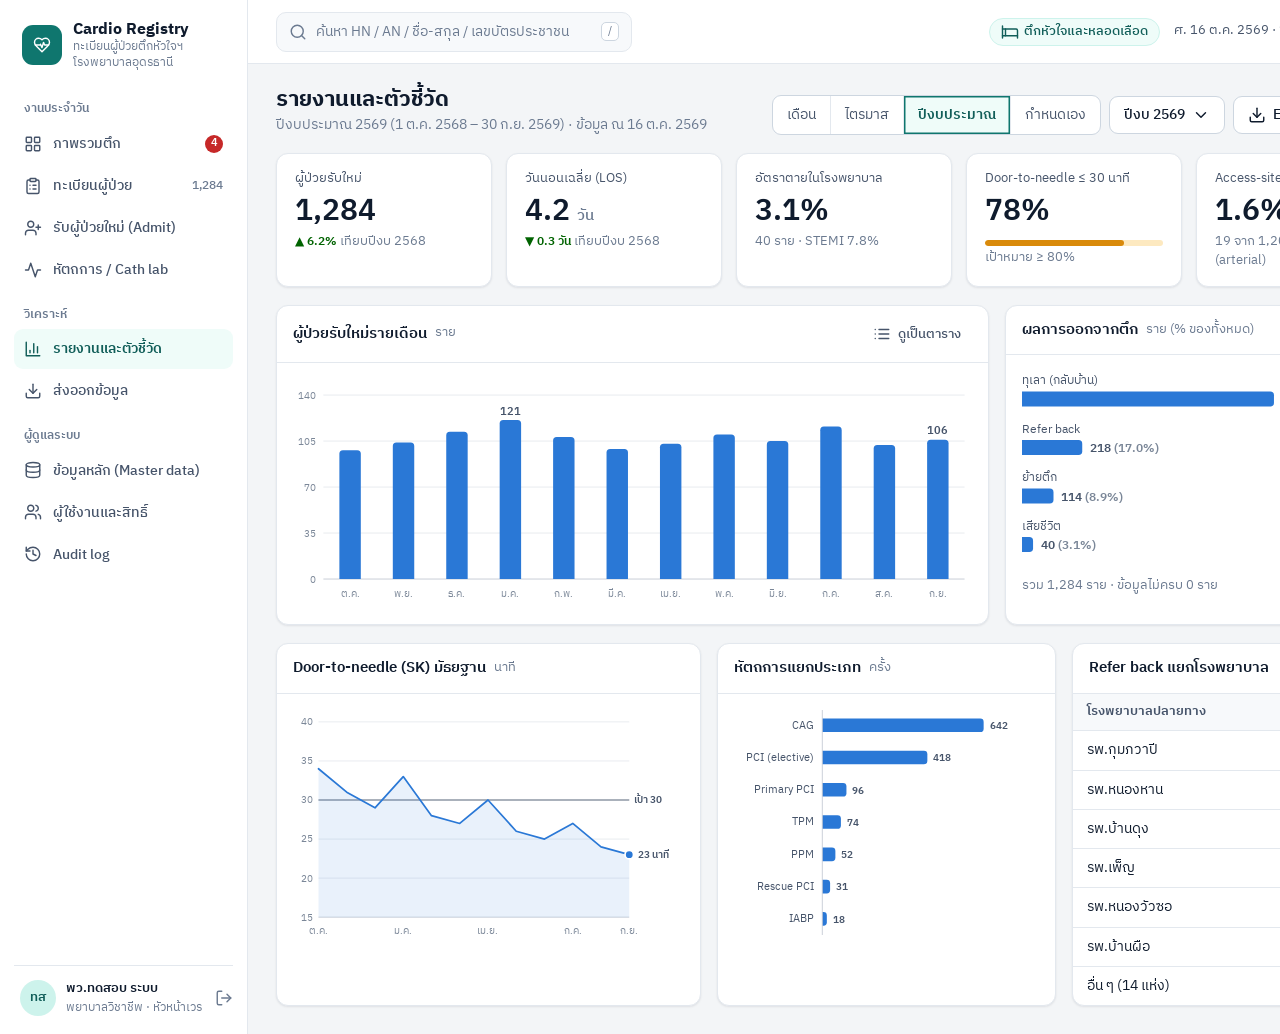
<file: design/mockups/desktop-5-reports.html>
<!doctype html>
<html lang="th">
<head>
<meta charset="utf-8">
<title>Reports — Desktop</title>
<link rel="stylesheet" href="assets/styles.css">
<style>
  .viz-root {
    --surface-1: #ffffff;
    --series-1: #2a78d6;
    --grid: #e6e9ee;
    --axis: #c3c9d2;
    --ink-2: #46546a;
    --ink-muted: #7b8798;
  }
  .tiles5 { display: grid; grid-template-columns: repeat(5, 1fr); gap: 14px; }
  .delta { font-size: 12px; font-weight: 600; }
  .delta.good { color: #006300; }
  .row2 { display: grid; grid-template-columns: 1.75fr 1fr; gap: 16px; }
  .row3 { display: grid; grid-template-columns: 1.25fr 1fr 1fr; gap: 16px; }
  .chart-sub { font-size: 12.5px; color: var(--muted); font-weight: 400; }
  svg text { font-family: var(--font); }
  .tbl.compact td, .tbl.compact th { padding: 9px 14px; }
  .mini { height: 6px; border-radius: 3px; background: var(--series-1); display: inline-block; vertical-align: middle; }
</style>
</head>
<body style="width:1440px">
<div data-shell="reports">
  <div class="page-h">
    <div>
      <h1>รายงานและตัวชี้วัด</h1>
      <p>ปีงบประมาณ 2569 (1 ต.ค. 2568 – 30 ก.ย. 2569) · ข้อมูล ณ 16 ต.ค. 2569</p>
    </div>
    <div class="row">
      <div class="seg"><span>เดือน</span><span>ไตรมาส</span><span class="on">ปีงบประมาณ</span><span>กำหนดเอง</span></div>
      <span class="btn">ปีงบ 2569<i data-i="down"></i></span>
      <span class="btn"><i data-i="download"></i>Excel</span>
      <span class="btn"><i data-i="printer"></i>PDF</span>
    </div>
  </div>

  <div class="tiles5">
    <div class="card tile"><div class="lbl">ผู้ป่วยรับใหม่</div><div class="val">1,284</div><div class="sub"><span class="delta good">▲ 6.2%</span> เทียบปีงบ 2568</div></div>
    <div class="card tile"><div class="lbl">วันนอนเฉลี่ย (LOS)</div><div class="val">4.2 <small>วัน</small></div><div class="sub"><span class="delta good">▼ 0.3 วัน</span> เทียบปีงบ 2568</div></div>
    <div class="card tile"><div class="lbl">อัตราตายในโรงพยาบาล</div><div class="val">3.1%</div><div class="sub">40 ราย · STEMI 7.8%</div></div>
    <div class="card tile"><div class="lbl">Door-to-needle ≤ 30 นาที</div><div class="val">78%</div><div class="meter warn"><i style="width:78%"></i></div><div class="sub">เป้าหมาย ≥ 80%</div></div>
    <div class="card tile"><div class="lbl">Access-site complication</div><div class="val">1.6%</div><div class="sub">19 จาก 1,205 หัตถการ (arterial)</div></div>
  </div>

  <div class="row2 viz-root">
    <div class="card">
      <div class="card-h"><h3>ผู้ป่วยรับใหม่รายเดือน <span class="chart-sub">ราย</span></h3><span class="btn ghost sm"><i data-i="list"></i>ดูเป็นตาราง</span></div>
      <div class="card-b" id="c-adm"></div>
    </div>
    <div class="card">
      <div class="card-h"><h3>ผลการออกจากตึก <span class="chart-sub">ราย (% ของทั้งหมด)</span></h3></div>
      <div class="card-b" id="c-out"></div>
    </div>
  </div>

  <div class="row3 viz-root">
    <div class="card">
      <div class="card-h"><h3>Door-to-needle (SK) มัธยฐาน <span class="chart-sub">นาที</span></h3></div>
      <div class="card-b" id="c-d2n"></div>
    </div>
    <div class="card">
      <div class="card-h"><h3>หัตถการแยกประเภท <span class="chart-sub">ครั้ง</span></h3></div>
      <div class="card-b" id="c-px"></div>
    </div>
    <div class="card">
      <div class="card-h"><h3>Refer back แยกโรงพยาบาล</h3></div>
      <table class="tbl compact">
        <thead><tr><th>โรงพยาบาลปลายทาง</th><th style="text-align:right">ราย</th></tr></thead>
        <tbody id="t-refer"></tbody>
      </table>
    </div>
  </div>
</div>

<script>
  // Mockup data — illustrative numbers only
  const NS = 'http://www.w3.org/2000/svg';
  const months = ['ต.ค.', 'พ.ย.', 'ธ.ค.', 'ม.ค.', 'ก.พ.', 'มี.ค.', 'เม.ย.', 'พ.ค.', 'มิ.ย.', 'ก.ค.', 'ส.ค.', 'ก.ย.'];
  const C = { s: 'var(--series-1)', grid: 'var(--grid)', axis: 'var(--axis)', ink: 'var(--ink-2)', muted: 'var(--ink-muted)', surf: 'var(--surface-1)' };
  const txt = (x, y, s, o = {}) => `<text x="${x}" y="${y}" font-size="${o.size || 11.5}" fill="${o.fill || C.muted}" text-anchor="${o.anchor || 'middle'}" font-weight="${o.w || 400}">${s}</text>`;
  const colPath = (x, y, w, h, r) => `M${x},${y + h}V${y + r}Q${x},${y} ${x + r},${y}H${x + w - r}Q${x + w},${y} ${x + w},${y + r}V${y + h}Z`;
  const hbarPath = (x, y, w, h, r) => `M${x},${y}H${x + w - r}Q${x + w},${y} ${x + w},${y + r}V${y + h - r}Q${x + w},${y + h} ${x + w - r},${y + h}H${x}Z`;

  // 1) Monthly admissions — columns
  (function () {
    const v = [98, 104, 112, 121, 108, 99, 103, 110, 105, 116, 102, 106];
    const W = 760, H = 250, L = 34, R = 8, T = 18, B = 26, max = 140;
    const pw = W - L - R, ph = H - T - B, band = pw / v.length, bw = 24;
    let g = '';
    [0, 35, 70, 105, 140].forEach((t) => { const y = T + ph - (t / max) * ph; g += `<line x1="${L}" x2="${W - R}" y1="${y}" y2="${y}" stroke="${t ? C.grid : C.axis}" stroke-width="1"/>` + txt(L - 8, y + 4, t, { anchor: 'end' }); });
    const peak = v.indexOf(Math.max(...v));
    v.forEach((d, i) => {
      const h = (d / max) * ph, x = L + band * i + (band - bw) / 2, y = T + ph - h;
      g += `<path d="${colPath(x, y, bw, h, 4)}" fill="${C.s}"/>`;
      if (i === peak || i === v.length - 1) g += txt(x + bw / 2, y - 6, d, { fill: C.ink, w: 600, size: 12 });
      g += txt(x + bw / 2, H - 6, months[i]);
    });
    document.getElementById('c-adm').innerHTML = `<svg width="100%" viewBox="0 0 ${W} ${H}">${g}</svg>`;
  })();

  // 2) Outcomes — horizontal bars, one series
  (function () {
    const d = [['ทุเลา (กลับบ้าน)', 912], ['Refer back', 218], ['ย้ายตึก', 114], ['เสียชีวิต', 40]];
    const total = 1284, W = 400, rowH = 52, L = 0, barMax = 270, H = d.length * rowH;
    let g = '';
    d.forEach(([k, n], i) => {
      const y = i * rowH, w = Math.max(4, (n / 912) * barMax);
      g += txt(0, y + 14, k, { anchor: 'start', fill: C.ink, size: 13 });
      g += `<path d="${hbarPath(L, y + 22, w, 16, 4)}" fill="${C.s}"/>`;
      g += txt(w + 8, y + 35, `${n.toLocaleString()} <tspan fill="${C.muted}">(${(n / total * 100).toFixed(1)}%)</tspan>`, { anchor: 'start', fill: C.ink, size: 12.5, w: 600 });
    });
    document.getElementById('c-out').innerHTML = `<svg width="100%" viewBox="0 0 ${W} ${H}">${g}</svg><div class="small muted" style="margin-top:6px">รวม 1,284 ราย · ข้อมูลไม่ครบ 0 ราย</div>`;
  })();

  // 3) Door-to-needle median — line with target reference
  (function () {
    const v = [34, 31, 29, 33, 28, 27, 30, 26, 25, 27, 24, 23];
    const W = 460, H = 270, L = 30, R = 64, T = 14, B = 26, min = 15, max = 40;
    const pw = W - L - R, ph = H - T - B;
    const X = (i) => L + (pw / (v.length - 1)) * i, Y = (d) => T + ph - ((d - min) / (max - min)) * ph;
    let g = '';
    [15, 20, 25, 30, 35, 40].forEach((t) => { g += `<line x1="${L}" x2="${W - R}" y1="${Y(t)}" y2="${Y(t)}" stroke="${t === 15 ? C.axis : C.grid}"/>` + txt(L - 7, Y(t) + 4, t, { anchor: 'end' }); });
    g += `<line x1="${L}" x2="${W - R}" y1="${Y(30)}" y2="${Y(30)}" stroke="${C.ink}" stroke-width="1"/>` + txt(W - R + 6, Y(30) + 4, 'เป้า 30', { anchor: 'start', fill: C.ink, size: 11.5, w: 600 });
    g += `<polygon points="${v.map((d, i) => `${X(i)},${Y(d)}`).join(' ')} ${X(v.length - 1)},${Y(min)} ${X(0)},${Y(min)}" fill="${C.s}" opacity=".10"/>`;
    g += `<polyline points="${v.map((d, i) => `${X(i)},${Y(d)}`).join(' ')}" fill="none" stroke="${C.s}" stroke-width="2" stroke-linejoin="round" stroke-linecap="round"/>`;
    const li = v.length - 1;
    g += `<circle cx="${X(li)}" cy="${Y(v[li])}" r="5" fill="${C.s}" stroke="${C.surf}" stroke-width="2"/>` + txt(X(li) + 10, Y(v[li]) + 4, `${v[li]} นาที`, { anchor: 'start', fill: C.ink, w: 600, size: 12 });
    [0, 3, 6, 9, 11].forEach((i) => { g += txt(X(i), H - 6, months[i]); });
    document.getElementById('c-d2n').innerHTML = `<svg width="100%" viewBox="0 0 ${W} ${H}">${g}</svg>`;
  })();

  // 4) Procedures by type — horizontal bars
  (function () {
    const d = [['CAG', 642], ['PCI (elective)', 418], ['Primary PCI', 96], ['TPM', 74], ['PPM', 52], ['Rescue PCI', 31], ['IABP', 18]];
    const W = 360, rowH = 38, L = 104, barMax = 190, H = d.length * rowH;
    let g = '';
    d.forEach(([k, n], i) => {
      const y = i * rowH, w = Math.max(3, (n / 642) * barMax);
      g += txt(L - 10, y + 22, k, { anchor: 'end', fill: C.ink, size: 12.5 });
      g += `<path d="${hbarPath(L, y + 10, w, 16, 4)}" fill="${C.s}"/>`;
      g += txt(L + w + 7, y + 22.5, n, { anchor: 'start', fill: C.ink, size: 12, w: 600 });
    });
    g += `<line x1="${L}" x2="${L}" y1="0" y2="${H}" stroke="${C.axis}"/>`;
    document.getElementById('c-px').innerHTML = `<svg width="100%" viewBox="0 0 ${W} ${H}">${g}</svg>`;
  })();

  // 5) Refer back table
  document.getElementById('t-refer').innerHTML = [
    ['รพ.กุมภวาปี', 34], ['รพ.หนองหาน', 29], ['รพ.บ้านดุง', 22], ['รพ.เพ็ญ', 19], ['รพ.หนองวัวซอ', 15], ['รพ.บ้านผือ', 14], ['อื่น ๆ (14 แห่ง)', 85],
  ].map(([h, n]) => `<tr><td>${h}</td><td class="num" style="text-align:right"><span class="mini" style="width:${Math.min(n, 34) * 2}px;margin-right:8px;${h.startsWith('อื่น') ? 'background:var(--ink-muted);opacity:.5' : ''}"></span><b>${n}</b></td></tr>`).join('');
</script>
<script src="assets/shell.js"></script>
<script src="assets/icons.js"></script>
</body>
</html>
</file>
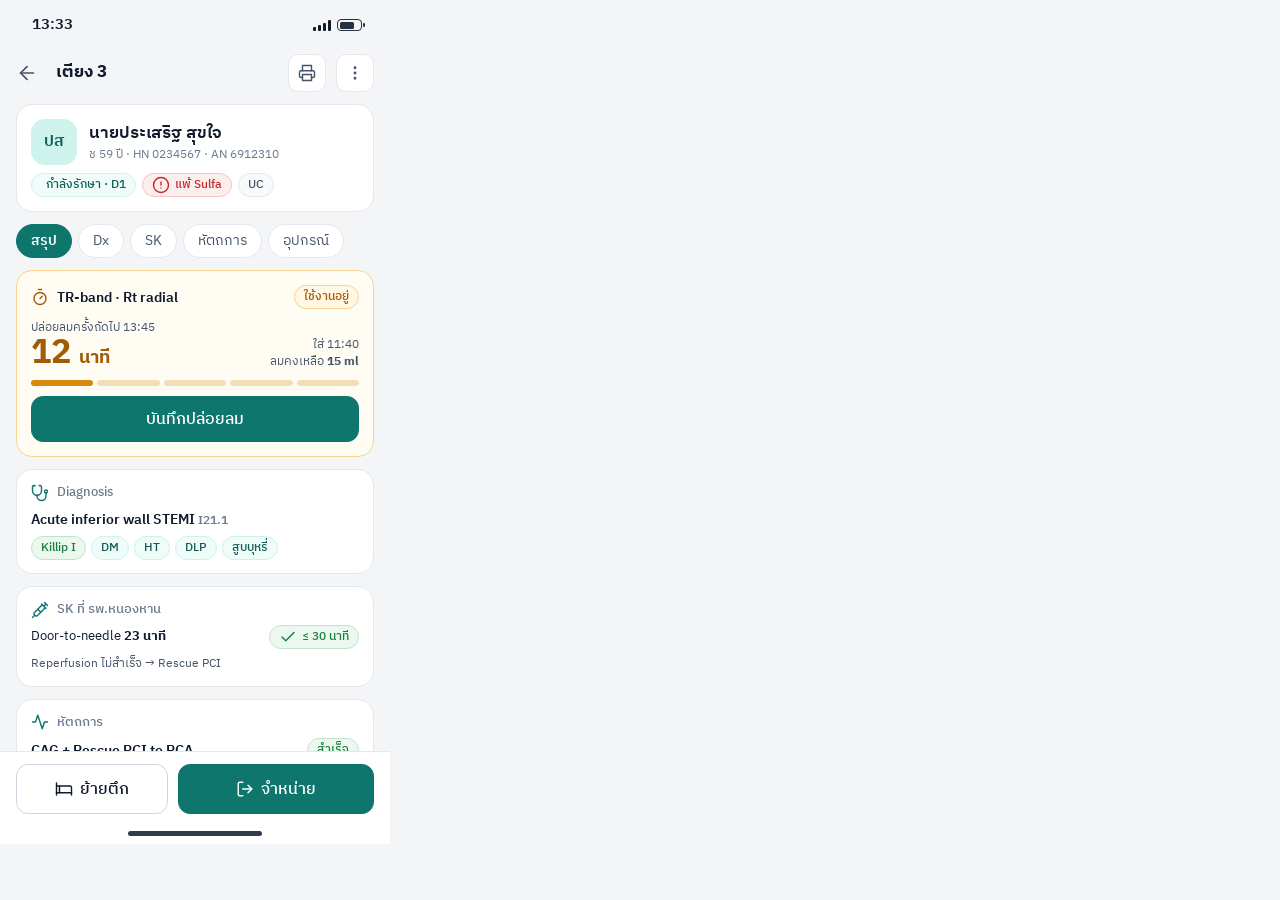
<file: design/mockups/mobile-2-patient.html>
<!doctype html>
<html lang="th">
<head>
<meta charset="utf-8">
<meta name="viewport" content="width=device-width, initial-scale=1">
<title>Patient — Mobile</title>
<link rel="stylesheet" href="assets/styles.css">
<style>
  .hdr { background: #fff; border: 1px solid var(--border); border-radius: 16px; padding: 14px; display: flex; flex-direction: column; gap: 8px; }
  .mtabs { display: flex; gap: 6px; overflow: hidden; }
  .mtabs span { flex: none; height: 34px; padding: 0 14px; border-radius: 99px; display: flex; align-items: center; font-size: 13.5px; color: var(--text-2); background: #fff; border: 1px solid var(--border); }
  .mtabs span.on { background: var(--primary); color: #fff; border-color: var(--primary); font-weight: 600; }
  .timer { background: #fffcf4; border: 1px solid var(--warn-bd); border-radius: 16px; padding: 14px; display: flex; flex-direction: column; gap: 10px; }
  .big { font-size: 34px; font-weight: 700; line-height: 1; color: var(--warn); }
  .steps { display: flex; gap: 4px; }
  .steps i { flex: 1; height: 6px; border-radius: 3px; background: #f3dfb5; display: block; }
  .steps i.done { background: #d98a0b; }
  .mcard { background: #fff; border: 1px solid var(--border); border-radius: 16px; padding: 13px 14px; display: flex; flex-direction: column; gap: 6px; }
  .mcard .h { display: flex; align-items: center; gap: 8px; font-size: 13px; color: var(--muted); font-weight: 500; }
  .mcard .h .i { width: 16px; height: 16px; color: var(--primary); }
</style>
</head>
<body>
<div class="phone">
  <div class="statusbar"><span>13:33</span><span class="sys"><span class="bars"><i style="height:4px"></i><i style="height:6px"></i><i style="height:8px"></i><i style="height:11px"></i></span><span class="battery"><i></i></span></span></div>
  <div class="appbar">
    <span class="icon-btn" style="border:0;background:transparent;margin-left:-8px"><i data-i="back" data-s="22"></i></span>
    <h1 class="grow" style="font-size:17px">เตียง 3</h1>
    <span class="icon-btn"><i data-i="printer"></i></span>
    <span class="icon-btn"><i data-i="morev"></i></span>
  </div>
  <div class="m-body" style="padding-bottom:110px">
    <div class="hdr">
      <div class="row" style="gap:12px">
        <div class="avatar" style="width:46px;height:46px;border-radius:14px;font-size:16px">ปส</div>
        <div class="grow">
          <div class="b" style="font-size:17px">นายประเสริฐ สุขใจ</div>
          <div class="xs muted num">ช 59 ปี · HN 0234567 · AN 6912310</div>
        </div>
      </div>
      <div class="row wrap" style="gap:6px">
        <span class="chip primary"><span class="dot"></span>กำลังรักษา · D1</span>
        <span class="chip danger"><i data-i="alertcircle"></i>แพ้ Sulfa</span>
        <span class="chip">UC</span>
      </div>
    </div>
    <div class="mtabs"><span class="on">สรุป</span><span>Dx</span><span>SK</span><span>หัตถการ</span><span>อุปกรณ์</span></div>

    <div class="timer">
      <div class="row between"><span class="row b"><i data-i="timer" style="color:var(--warn)"></i>TR-band · Rt radial</span><span class="chip warn">ใช้งานอยู่</span></div>
      <div class="row between" style="align-items:flex-end">
        <div><div class="xs t2">ปล่อยลมครั้งถัดไป 13:45</div><div class="big num">12 <span style="font-size:18px">นาที</span></div></div>
        <div class="xs t2 num" style="text-align:right">ใส่ 11:40<br>ลมคงเหลือ <b>15 ml</b></div>
      </div>
      <div class="steps"><i class="done"></i><i></i><i></i><i></i><i></i></div>
      <span class="btn primary block lg" style="height:46px">บันทึกปล่อยลม</span>
    </div>

    <div class="mcard">
      <div class="h"><i data-i="steth"></i>Diagnosis</div>
      <div class="b">Acute inferior wall STEMI <span class="muted xs">I21.1</span></div>
      <div class="row wrap" style="gap:5px"><span class="chip ok">Killip I</span><span class="chip primary">DM</span><span class="chip primary">HT</span><span class="chip primary">DLP</span><span class="chip primary">สูบบุหรี่</span></div>
    </div>
    <div class="mcard">
      <div class="h"><i data-i="syringe"></i>SK ที่ รพ.หนองหาน</div>
      <div class="row between"><span class="small">Door-to-needle <b class="num">23 นาที</b></span><span class="chip ok"><i data-i="check"></i>≤ 30 นาที</span></div>
      <div class="xs t2">Reperfusion ไม่สำเร็จ → Rescue PCI</div>
    </div>
    <div class="mcard">
      <div class="h"><i data-i="activity"></i>หัตถการ</div>
      <div class="row between"><span class="b">CAG + Rescue PCI to RCA</span><span class="chip ok">สำเร็จ</span></div>
      <div class="xs t2 num">Rt radial 6Fr · DES × 1 · TIMI 0 → 3</div>
    </div>
  </div>
  <div class="sticky-foot">
    <span class="btn lg" style="flex:1"><i data-i="bed"></i>ย้ายตึก</span>
    <span class="btn lg primary" style="flex:1.4"><i data-i="logout"></i>จำหน่าย</span>
  </div>
  <div class="home-ind"></div>
</div>
<script src="assets/icons.js"></script>
</body>
</html>
</file>
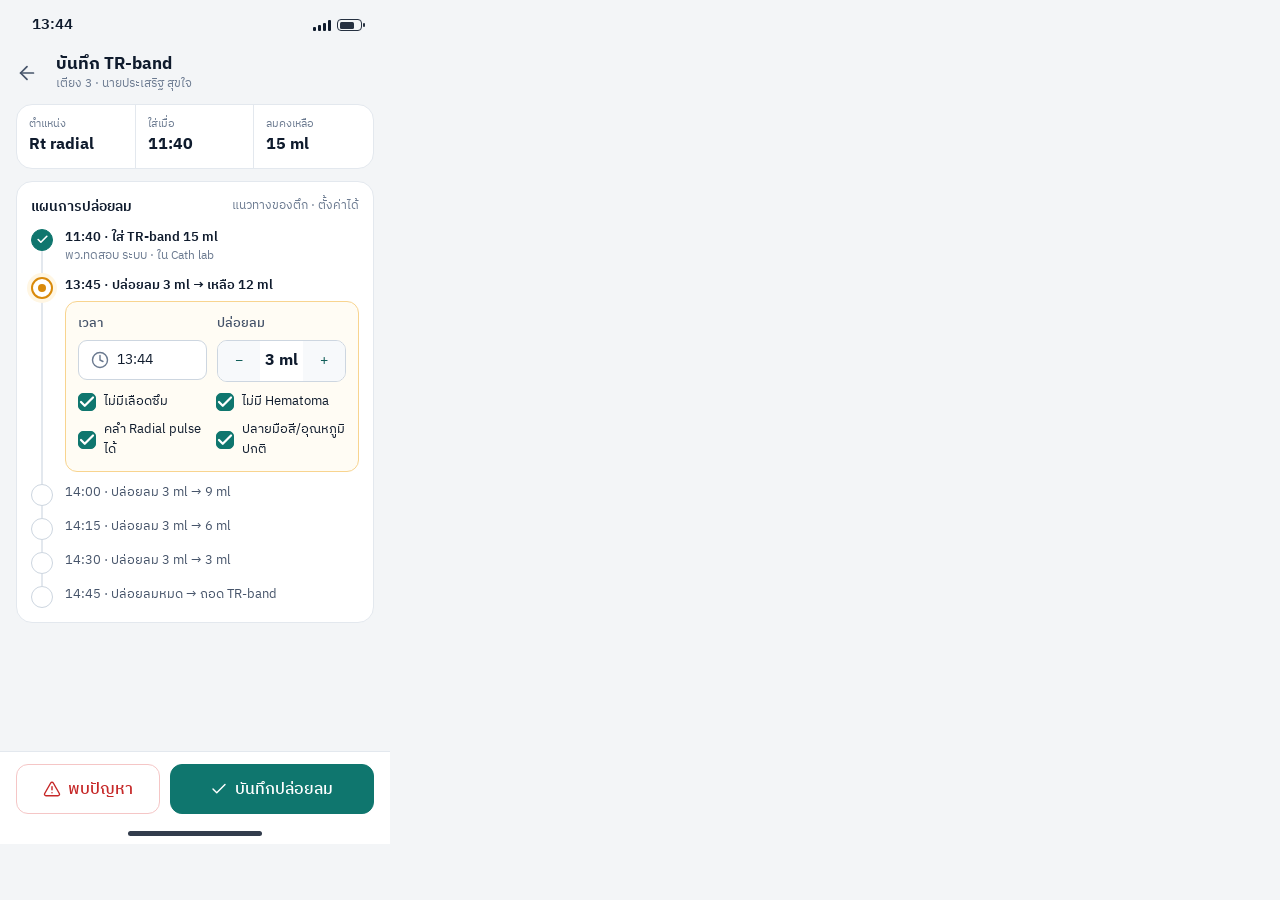
<file: design/mockups/mobile-3-trband.html>
<!doctype html>
<html lang="th">
<head>
<meta charset="utf-8">
<meta name="viewport" content="width=device-width, initial-scale=1">
<title>TR-band log — Mobile</title>
<link rel="stylesheet" href="assets/styles.css">
<style>
  .sum { background: #fff; border: 1px solid var(--border); border-radius: 16px; display: grid; grid-template-columns: repeat(3, 1fr); }
  .sum div { padding: 11px 12px; border-right: 1px solid var(--border); }
  .sum div:last-child { border-right: 0; }
  .sum small { display: block; font-size: 11px; color: var(--muted); }
  .sum b { font-size: 16px; }
  .log { background: #fff; border: 1px solid var(--border); border-radius: 16px; padding: 14px; }
  .step { display: flex; gap: 12px; position: relative; padding-bottom: 12px; }
  .step:last-child { padding-bottom: 0; }
  .step::before { content: ""; position: absolute; left: 10px; top: 22px; bottom: 0; width: 1.5px; background: var(--border); }
  .step:last-child::before { display: none; }
  .mk { width: 22px; height: 22px; border-radius: 50%; border: 1.5px solid var(--border-strong); background: #fff; flex: none; display: flex; align-items: center; justify-content: center; position: relative; z-index: 1; }
  .mk.done { background: var(--primary); border-color: var(--primary); color: #fff; }
  .mk.now { border: 2px solid #d98a0b; box-shadow: 0 0 0 4px var(--warn-bg); }
  .mk.now::after { content: ""; width: 8px; height: 8px; border-radius: 50%; background: #d98a0b; }
  .entry { background: #fffcf4; border: 1px solid var(--warn-bd); border-radius: 12px; padding: 12px; display: flex; flex-direction: column; gap: 10px; margin-top: 6px; }
  .stepper { display: flex; align-items: center; border: 1px solid var(--border-strong); border-radius: 10px; background: #fff; overflow: hidden; height: 42px; }
  .stepper span { width: 42px; height: 100%; display: flex; align-items: center; justify-content: center; color: var(--primary-700); background: var(--surface-2); }
  .stepper b { flex: 1; text-align: center; font-size: 16px; }
  .checks { display: grid; grid-template-columns: 1fr 1fr; gap: 9px 8px; }
  .checks .check { font-size: 13px; white-space: normal; }
</style>
</head>
<body>
<div class="phone">
  <div class="statusbar"><span>13:44</span><span class="sys"><span class="bars"><i style="height:4px"></i><i style="height:6px"></i><i style="height:8px"></i><i style="height:11px"></i></span><span class="battery"><i></i></span></span></div>
  <div class="appbar">
    <span class="icon-btn" style="border:0;background:transparent;margin-left:-8px"><i data-i="back" data-s="22"></i></span>
    <div class="grow"><h1 style="font-size:17px;line-height:1.25">บันทึก TR-band</h1><div class="xs muted">เตียง 3 · นายประเสริฐ สุขใจ</div></div>
  </div>
  <div class="m-body" style="padding-bottom:110px">
    <div class="sum num">
      <div><small>ตำแหน่ง</small><b>Rt radial</b></div>
      <div><small>ใส่เมื่อ</small><b>11:40</b></div>
      <div><small>ลมคงเหลือ</small><b>15 ml</b></div>
    </div>

    <div class="log">
      <div class="row between" style="margin-bottom:12px"><span class="b">แผนการปล่อยลม</span><span class="xs muted">แนวทางของตึก · ตั้งค่าได้</span></div>
      <div class="step"><span class="mk done"><i data-i="check" data-s="13" style="stroke-width:3"></i></span><div class="grow"><div class="small b num">11:40 · ใส่ TR-band 15 ml</div><div class="xs muted">พว.ทดสอบ ระบบ · ใน Cath lab</div></div></div>
      <div class="step">
        <span class="mk now"></span>
        <div class="grow">
          <div class="small b num">13:45 · ปล่อยลม 3 ml → เหลือ 12 ml</div>
          <div class="entry">
            <div class="grid g2" style="gap:10px">
              <div class="field"><span class="label">เวลา</span><div class="input num"><i data-i="clock"></i>13:44</div></div>
              <div class="field"><span class="label">ปล่อยลม</span><div class="stepper num"><span>−</span><b>3 ml</b><span>+</span></div></div>
            </div>
            <div class="checks">
              <span class="check"><span class="box on"><i data-i="check"></i></span>ไม่มีเลือดซึม</span>
              <span class="check"><span class="box on"><i data-i="check"></i></span>ไม่มี Hematoma</span>
              <span class="check"><span class="box on"><i data-i="check"></i></span>คลำ Radial pulse ได้</span>
              <span class="check"><span class="box on"><i data-i="check"></i></span>ปลายมือสี/อุณหภูมิปกติ</span>
            </div>
          </div>
        </div>
      </div>
      <div class="step"><span class="mk"></span><div class="grow"><div class="small t2 num">14:00 · ปล่อยลม 3 ml → 9 ml</div></div></div>
      <div class="step"><span class="mk"></span><div class="grow"><div class="small t2 num">14:15 · ปล่อยลม 3 ml → 6 ml</div></div></div>
      <div class="step"><span class="mk"></span><div class="grow"><div class="small t2 num">14:30 · ปล่อยลม 3 ml → 3 ml</div></div></div>
      <div class="step"><span class="mk"></span><div class="grow"><div class="small t2 num">14:45 · ปล่อยลมหมด → ถอด TR-band</div></div></div>
    </div>
  </div>
  <div class="sticky-foot">
    <span class="btn lg danger" style="flex:1"><i data-i="alert"></i>พบปัญหา</span>
    <span class="btn lg primary" style="flex:1.6"><i data-i="check"></i>บันทึกปล่อยลม</span>
  </div>
  <div class="home-ind"></div>
</div>
<script src="assets/icons.js"></script>
</body>
</html>
</file>
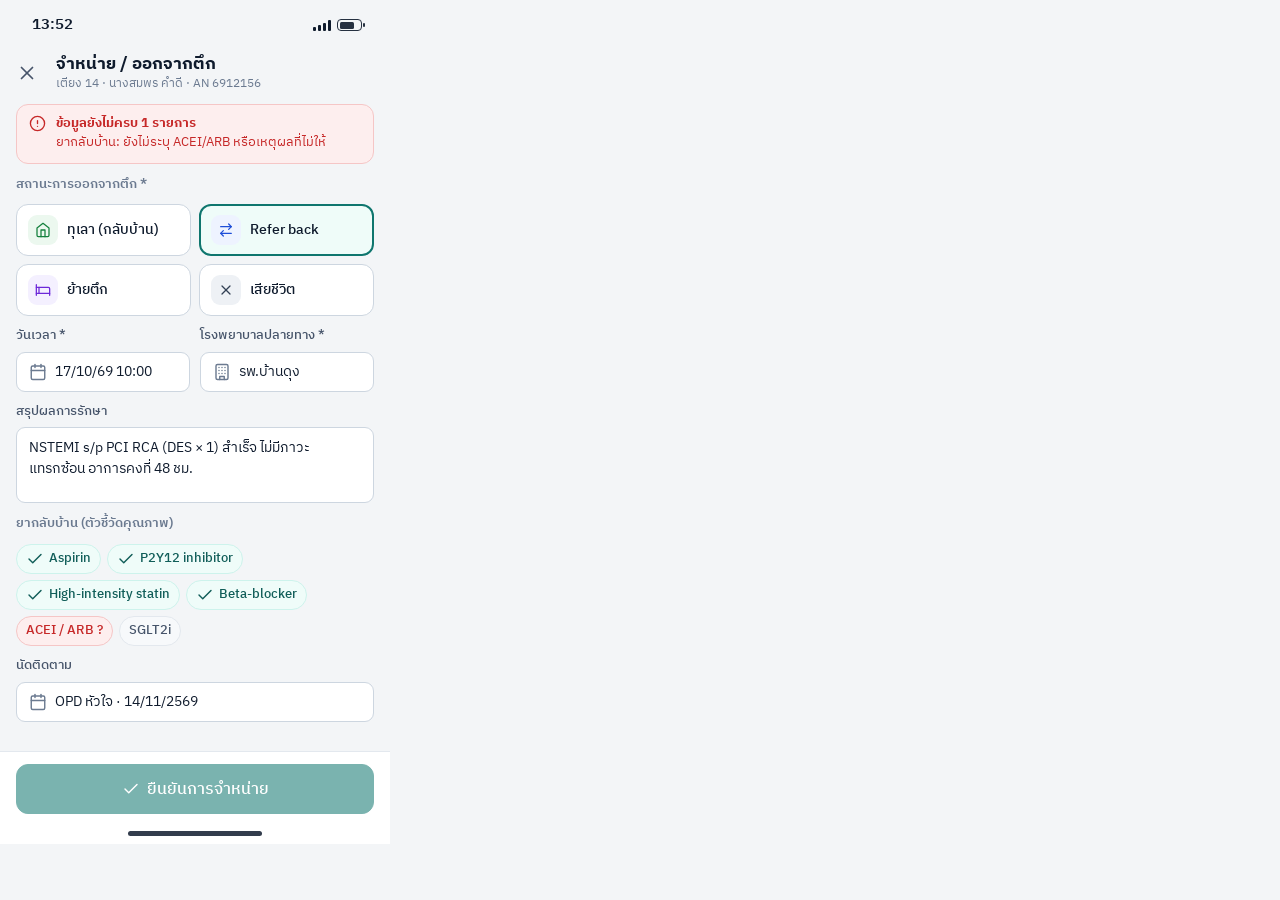
<file: design/mockups/mobile-4-discharge.html>
<!doctype html>
<html lang="th">
<head>
<meta charset="utf-8">
<meta name="viewport" content="width=device-width, initial-scale=1">
<title>Discharge — Mobile</title>
<link rel="stylesheet" href="assets/styles.css">
<style>
  .warnbox { display: flex; gap: 10px; padding: 10px 12px; border-radius: 12px; background: var(--danger-bg); border: 1px solid var(--danger-bd); color: var(--danger); font-size: 12.5px; align-items: flex-start; }
  .opts { display: grid; grid-template-columns: 1fr 1fr; gap: 8px; }
  .opt { background: #fff; border: 1px solid var(--border-strong); border-radius: 12px; padding: 10px 11px; display: flex; gap: 9px; align-items: center; font-size: 13.5px; font-weight: 500; }
  .opt .ic { width: 30px; height: 30px; border-radius: 9px; display: flex; align-items: center; justify-content: center; flex: none; }
  .opt.on { border: 2px solid var(--primary); background: var(--primary-50); padding: 9px 10px; }
  .meds { display: flex; flex-wrap: wrap; gap: 6px; }
  .meds .chip { height: 30px; font-size: 13px; }
  .sec { font-size: 12.5px; font-weight: 600; color: var(--muted); margin-top: 2px; }
</style>
</head>
<body>
<div class="phone">
  <div class="statusbar"><span>13:52</span><span class="sys"><span class="bars"><i style="height:4px"></i><i style="height:6px"></i><i style="height:8px"></i><i style="height:11px"></i></span><span class="battery"><i></i></span></span></div>
  <div class="appbar">
    <span class="icon-btn" style="border:0;background:transparent;margin-left:-8px"><i data-i="x" data-s="22"></i></span>
    <div class="grow"><h1 style="font-size:17px;line-height:1.25">จำหน่าย / ออกจากตึก</h1><div class="xs muted">เตียง 14 · นางสมพร คำดี · AN 6912156</div></div>
  </div>
  <div class="m-body" style="padding-bottom:110px;gap:10px">
    <div class="warnbox"><i data-i="alertcircle" data-s="17"></i><div><b>ข้อมูลยังไม่ครบ 1 รายการ</b><br>ยากลับบ้าน: ยังไม่ระบุ ACEI/ARB หรือเหตุผลที่ไม่ให้</div></div>

    <div class="sec">สถานะการออกจากตึก *</div>
    <div class="opts">
      <div class="opt"><span class="ic" style="background:var(--ok-bg);color:var(--ok)"><i data-i="home" data-s="16"></i></span>ทุเลา (กลับบ้าน)</div>
      <div class="opt on"><span class="ic" style="background:var(--info-bg);color:var(--info)"><i data-i="transfer" data-s="16"></i></span>Refer back</div>
      <div class="opt"><span class="ic" style="background:var(--violet-bg);color:var(--violet)"><i data-i="bed" data-s="16"></i></span>ย้ายตึก</div>
      <div class="opt"><span class="ic" style="background:var(--slate-bg);color:var(--slate)"><i data-i="x" data-s="16"></i></span>เสียชีวิต</div>
    </div>

    <div class="grid g2" style="gap:10px">
      <div class="field"><span class="label">วันเวลา *</span><div class="input num"><i data-i="calendar"></i>17/10/69 10:00</div></div>
      <div class="field"><span class="label">โรงพยาบาลปลายทาง *</span><div class="input"><i data-i="building"></i>รพ.บ้านดุง</div></div>
    </div>
    <div class="field"><span class="label">สรุปผลการรักษา</span><div class="input textarea small">NSTEMI s/p PCI RCA (DES × 1) สำเร็จ ไม่มีภาวะแทรกซ้อน อาการคงที่ 48 ชม.</div></div>

    <div class="sec">ยากลับบ้าน (ตัวชี้วัดคุณภาพ)</div>
    <div class="meds">
      <span class="chip primary"><i data-i="check"></i>Aspirin</span>
      <span class="chip primary"><i data-i="check"></i>P2Y12 inhibitor</span>
      <span class="chip primary"><i data-i="check"></i>High-intensity statin</span>
      <span class="chip primary"><i data-i="check"></i>Beta-blocker</span>
      <span class="chip danger">ACEI / ARB ?</span>
      <span class="chip">SGLT2i</span>
    </div>
    <div class="field"><span class="label">นัดติดตาม</span><div class="input num"><i data-i="calendar"></i>OPD หัวใจ · 14/11/2569</div></div>
  </div>
  <div class="sticky-foot">
    <span class="btn lg primary block" style="opacity:.55"><i data-i="check"></i>ยืนยันการจำหน่าย</span>
  </div>
  <div class="home-ind"></div>
</div>
<script src="assets/icons.js"></script>
</body>
</html>
</file>
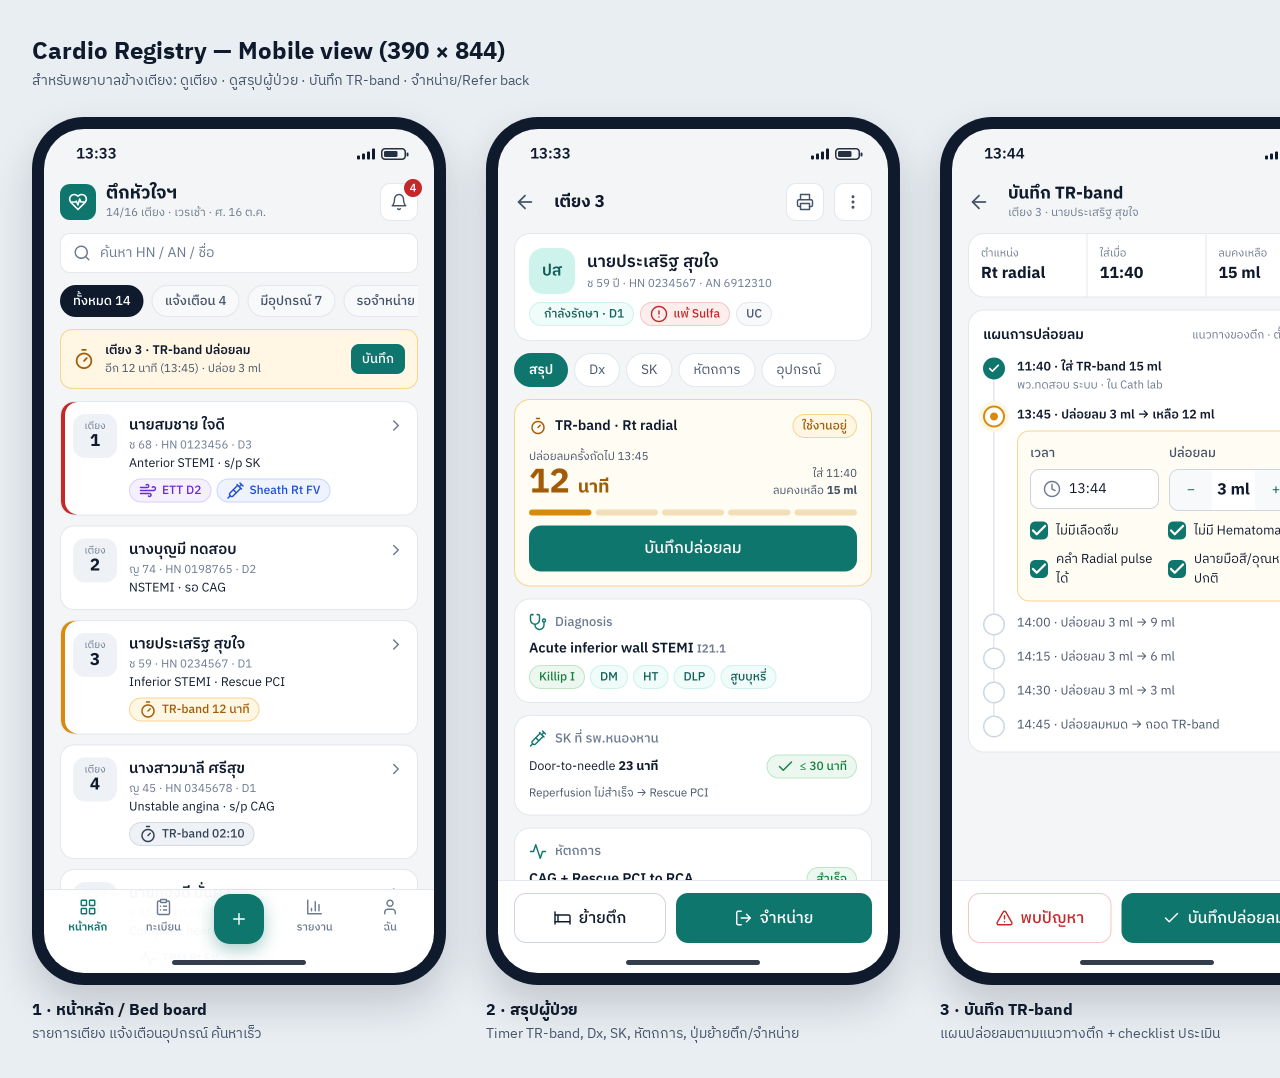
<file: design/mockups/mobile-overview.html>
<!doctype html>
<html lang="th">
<head>
<meta charset="utf-8">
<title>Mobile screens — overview</title>
<link rel="stylesheet" href="assets/styles.css">
<style>
  body { width: 1840px; background: #e9eef2; padding: 34px 32px; }
  h1 { font-size: 24px; font-weight: 700; }
  .lead { color: var(--text-2); margin-bottom: 26px; }
  .row4 { display: flex; gap: 40px; }
  .dev { width: 414px; display: flex; flex-direction: column; gap: 14px; }
  .frame { width: 414px; height: 868px; border-radius: 52px; background: #0f1b2d; padding: 12px; box-shadow: 0 20px 40px rgba(15, 27, 45, .18); }
  .frame img { width: 390px; height: 844px; border-radius: 40px; display: block; }
  .cap b { display: block; font-size: 16px; }
  .cap span { font-size: 13.5px; color: var(--text-2); }
</style>
</head>
<body>
  <h1>Cardio Registry — Mobile view (390 × 844)</h1>
  <div class="lead">สำหรับพยาบาลข้างเตียง: ดูเตียง · ดูสรุปผู้ป่วย · บันทึก TR-band · จำหน่าย/Refer back</div>
  <div class="row4">
    <div class="dev"><div class="frame"><img src="../images/mobile-1-beds.png"></div><div class="cap"><b>1 · หน้าหลัก / Bed board</b><span>รายการเตียง แจ้งเตือนอุปกรณ์ ค้นหาเร็ว</span></div></div>
    <div class="dev"><div class="frame"><img src="../images/mobile-2-patient.png"></div><div class="cap"><b>2 · สรุปผู้ป่วย</b><span>Timer TR-band, Dx, SK, หัตถการ, ปุ่มย้ายตึก/จำหน่าย</span></div></div>
    <div class="dev"><div class="frame"><img src="../images/mobile-3-trband.png"></div><div class="cap"><b>3 · บันทึก TR-band</b><span>แผนปล่อยลมตามแนวทางตึก + checklist ประเมิน</span></div></div>
    <div class="dev"><div class="frame"><img src="../images/mobile-4-discharge.png"></div><div class="cap"><b>4 · จำหน่าย / Refer back</b><span>ตรวจความครบถ้วนก่อนยืนยัน + ยากลับบ้าน</span></div></div>
  </div>
</body>
</html>
</file>
<file: design/mockups/assets/styles.css>
/* Cardio Registry — UI mockup styles (shared by every mockup page) */
@import url('https://fonts.googleapis.com/css2?family=IBM+Plex+Sans+Thai:wght@400;500;600;700&display=swap');

:root {
  --bg: #f3f5f7;
  --surface: #ffffff;
  --surface-2: #f7f9fb;
  --border: #e3e8ee;
  --border-strong: #cdd6e0;
  --text: #0f1b2d;
  --text-2: #46546a;
  --muted: #6b7a90;

  --primary: #0f766e;
  --primary-600: #0d9488;
  --primary-700: #115e59;
  --primary-50: #effcf9;
  --primary-100: #cdf3ec;

  --danger: #c62828;  --danger-bg: #fdeeee; --danger-bd: #f5c6c6;
  --warn: #a15c07;    --warn-bg: #fff6e3;   --warn-bd: #f8d48f;
  --ok: #15803d;      --ok-bg: #ecf8ef;     --ok-bd: #bfe5c9;
  --info: #1d4ed8;    --info-bg: #eef3ff;   --info-bd: #c7d6fb;
  --violet: #6d28d9;  --violet-bg: #f4f0ff; --violet-bd: #dccffb;
  --slate: #334155;   --slate-bg: #eef1f5;  --slate-bd: #d3dae3;

  --radius: 12px;
  --shadow: 0 1px 2px rgba(15, 27, 45, .05), 0 1px 3px rgba(15, 27, 45, .04);
  --font: "IBM Plex Sans Thai", "Sukhumvit Set", "Thonburi", system-ui, sans-serif;
}

* { box-sizing: border-box; margin: 0; padding: 0; }
body { font-family: var(--font); background: var(--bg); color: var(--text); font-size: 14px; line-height: 1.5; -webkit-font-smoothing: antialiased; }
.i { width: 18px; height: 18px; stroke: currentColor; fill: none; stroke-width: 1.9; stroke-linecap: round; stroke-linejoin: round; flex: none; display: inline-block; vertical-align: middle; }
.num { font-variant-numeric: tabular-nums; }
.muted { color: var(--muted); }
.t2 { color: var(--text-2); }
.row { display: flex; align-items: center; gap: 8px; }
.between { justify-content: space-between; }
.wrap { flex-wrap: wrap; }
.grow { flex: 1; min-width: 0; }
.ellipsis { white-space: nowrap; overflow: hidden; text-overflow: ellipsis; }
.small { font-size: 12.5px; }
.xs { font-size: 11.5px; }
.b { font-weight: 600; }
.mono { font-family: ui-monospace, "SF Mono", Menlo, monospace; font-size: 12.5px; }
.divider { height: 1px; background: var(--border); }
.stack { display: flex; flex-direction: column; }

/* ===== Chips & badges ===== */
.chip { display: inline-flex; align-items: center; gap: 5px; height: 24px; padding: 0 9px; border-radius: 999px; font-size: 12px; font-weight: 500; border: 1px solid var(--border); background: var(--surface-2); color: var(--text-2); white-space: nowrap; }
.chip .i { width: 13px; height: 13px; }
.chip.ok { background: var(--ok-bg); border-color: var(--ok-bd); color: var(--ok); }
.chip.warn { background: var(--warn-bg); border-color: var(--warn-bd); color: var(--warn); }
.chip.danger { background: var(--danger-bg); border-color: var(--danger-bd); color: var(--danger); }
.chip.info { background: var(--info-bg); border-color: var(--info-bd); color: var(--info); }
.chip.violet { background: var(--violet-bg); border-color: var(--violet-bd); color: var(--violet); }
.chip.slate { background: var(--slate-bg); border-color: var(--slate-bd); color: var(--slate); }
.chip.primary { background: var(--primary-50); border-color: var(--primary-100); color: var(--primary-700); }
.chip.solid-danger { background: var(--danger); border-color: var(--danger); color: #fff; }
.chip.lg { height: 28px; font-size: 13px; padding: 0 11px; }
.badge { min-width: 18px; height: 18px; padding: 0 5px; border-radius: 99px; background: var(--danger); color: #fff; font-size: 11px; font-weight: 600; display: inline-flex; align-items: center; justify-content: center; }

/* ===== Buttons ===== */
.btn { display: inline-flex; align-items: center; justify-content: center; gap: 7px; height: 38px; padding: 0 14px; border-radius: 9px; border: 1px solid var(--border-strong); background: #fff; color: var(--text); font: 500 14px var(--font); white-space: nowrap; }
.btn.primary { background: var(--primary); border-color: var(--primary); color: #fff; }
.btn.soft { background: var(--primary-50); border-color: var(--primary-100); color: var(--primary-700); }
.btn.ghost { border-color: transparent; background: transparent; color: var(--text-2); }
.btn.danger { background: #fff; border-color: var(--danger-bd); color: var(--danger); }
.btn.sm { height: 30px; padding: 0 10px; font-size: 13px; border-radius: 8px; }
.btn.lg { height: 50px; padding: 0 20px; font-size: 16px; border-radius: 12px; }
.btn.block { width: 100%; }
.icon-btn { width: 38px; height: 38px; border-radius: 10px; display: inline-flex; align-items: center; justify-content: center; color: var(--text-2); position: relative; border: 1px solid var(--border); background: #fff; }
.icon-btn .badge { position: absolute; top: -5px; right: -5px; }

/* ===== Cards ===== */
.card { background: var(--surface); border: 1px solid var(--border); border-radius: var(--radius); box-shadow: var(--shadow); }
.card-h { display: flex; align-items: center; justify-content: space-between; gap: 10px; padding: 13px 16px; border-bottom: 1px solid var(--border); }
.card-h h3 { font-size: 15px; font-weight: 600; display: flex; gap: 8px; align-items: center; }
.card-h h3 .i { color: var(--primary); }
.card-b { padding: 16px; }

/* ===== Forms ===== */
.field { display: flex; flex-direction: column; gap: 6px; min-width: 0; }
.label { font-size: 13px; font-weight: 500; color: var(--text-2); }
.req { color: var(--danger); }
.input { height: 40px; border: 1px solid var(--border-strong); border-radius: 9px; background: #fff; padding: 0 12px; display: flex; align-items: center; gap: 8px; font-size: 14px; color: var(--text); white-space: nowrap; overflow: hidden; }
.input .i { color: var(--muted); width: 17px; height: 17px; }
.input.ph { color: var(--muted); }
.input.focus { border-color: var(--primary); box-shadow: 0 0 0 3px rgba(15, 118, 110, .14); }
.input.ok { border-color: var(--ok-bd); }
.input.err { border-color: var(--danger); box-shadow: 0 0 0 3px rgba(198, 40, 40, .10); }
.input.ro { background: var(--surface-2); color: var(--text-2); }
.input .end { margin-left: auto; display: flex; align-items: center; gap: 6px; }
.textarea { height: 76px; align-items: flex-start; padding-top: 9px; white-space: normal; }
.help { font-size: 12px; color: var(--muted); display: flex; align-items: center; gap: 5px; }
.help .i { width: 13px; height: 13px; }
.help.ok { color: var(--ok); }
.help.err { color: var(--danger); }
.seg { display: inline-flex; border: 1px solid var(--border-strong); border-radius: 9px; overflow: hidden; background: #fff; }
.seg span { padding: 0 14px; height: 38px; display: flex; align-items: center; font-size: 14px; border-right: 1px solid var(--border); color: var(--text-2); white-space: nowrap; }
.seg span:last-child { border-right: 0; }
.seg span.on { background: var(--primary-50); color: var(--primary-700); font-weight: 600; box-shadow: inset 0 0 0 1.5px var(--primary); }
.check { display: inline-flex; align-items: center; gap: 8px; font-size: 14px; white-space: nowrap; }
.box { width: 18px; height: 18px; border-radius: 5px; border: 1.5px solid var(--border-strong); display: inline-flex; align-items: center; justify-content: center; background: #fff; flex: none; }
.box.on { background: var(--primary); border-color: var(--primary); color: #fff; }
.box .i { width: 13px; height: 13px; stroke-width: 3; }
.radio { width: 18px; height: 18px; border-radius: 50%; border: 1.5px solid var(--border-strong); background: #fff; flex: none; display: inline-flex; align-items: center; justify-content: center; }
.radio.on { border-color: var(--primary); }
.radio.on::after { content: ""; width: 9px; height: 9px; border-radius: 50%; background: var(--primary); }
.grid { display: grid; gap: 14px; }
.g2 { grid-template-columns: repeat(2, minmax(0, 1fr)); }
.g3 { grid-template-columns: repeat(3, minmax(0, 1fr)); }
.g4 { grid-template-columns: repeat(4, minmax(0, 1fr)); }
.span2 { grid-column: span 2; }
.span3 { grid-column: span 3; }

/* key-value list */
.kv { display: grid; grid-template-columns: 118px 1fr; gap: 7px 12px; font-size: 13.5px; }
.kv dt { color: var(--muted); }
.kv dd { color: var(--text); font-weight: 500; }

/* ===== Desktop shell ===== */
.app { display: flex; min-height: 100vh; }
.sidebar { width: 248px; background: #fff; border-right: 1px solid var(--border); display: flex; flex-direction: column; padding: 18px 14px; flex: none; }
.brand { display: flex; gap: 11px; align-items: center; padding: 2px 8px 16px; }
.logo { width: 40px; height: 40px; border-radius: 11px; background: var(--primary); color: #fff; display: flex; align-items: center; justify-content: center; flex: none; }
.logo .i { width: 22px; height: 22px; }
.brand b { font-size: 15.5px; display: block; line-height: 1.25; }
.brand small { font-size: 11.5px; color: var(--muted); display: block; line-height: 1.35; }
.nav-sec { font-size: 11.5px; color: var(--muted); font-weight: 600; padding: 14px 10px 6px; }
.nav a { display: flex; align-items: center; gap: 11px; height: 40px; padding: 0 10px; border-radius: 9px; color: var(--text-2); font-weight: 500; text-decoration: none; margin-bottom: 2px; }
.nav a.on { background: var(--primary-50); color: var(--primary-700); font-weight: 600; }
.nav a .count { margin-left: auto; font-size: 12px; color: var(--muted); font-weight: 500; }
.nav a .badge { margin-left: auto; }
.side-foot { margin-top: auto; border-top: 1px solid var(--border); padding-top: 14px; display: flex; gap: 10px; align-items: center; padding-left: 6px; }
.main { flex: 1; min-width: 0; display: flex; flex-direction: column; }
.topbar { height: 64px; background: #fff; border-bottom: 1px solid var(--border); display: flex; align-items: center; gap: 14px; padding: 0 28px; flex: none; }
.search { flex: 1; max-width: 560px; height: 40px; border-radius: 10px; background: var(--surface-2); border: 1px solid var(--border); display: flex; align-items: center; gap: 9px; padding: 0 12px; color: var(--muted); }
.kbd { margin-left: auto; font-size: 11px; border: 1px solid var(--border-strong); border-radius: 5px; padding: 0 6px; color: var(--muted); background: #fff; }
.content { padding: 22px 28px 28px; display: flex; flex-direction: column; gap: 18px; }
.page-h { display: flex; align-items: flex-end; justify-content: space-between; gap: 16px; }
.page-h h1 { font-size: 22px; font-weight: 700; line-height: 1.3; }
.page-h p { color: var(--muted); font-size: 13.5px; }
.crumb { font-size: 13px; color: var(--muted); display: flex; gap: 6px; align-items: center; }
.crumb .i { width: 14px; height: 14px; }
.avatar { width: 36px; height: 36px; border-radius: 50%; background: var(--primary-100); color: var(--primary-700); display: flex; align-items: center; justify-content: center; font-weight: 600; font-size: 13px; flex: none; }
.avatar.lg { width: 56px; height: 56px; font-size: 19px; border-radius: 16px; }

/* stat tiles */
.tiles { display: grid; grid-template-columns: repeat(4, 1fr); gap: 16px; }
.tile { padding: 15px 18px; }
.tile .lbl { font-size: 13px; color: var(--text-2); display: flex; align-items: center; gap: 8px; }
.tile .lbl .i { width: 16px; height: 16px; color: var(--muted); }
.tile .val { font-size: 30px; font-weight: 600; line-height: 1.2; margin-top: 6px; }
.tile .val small { font-size: 15px; color: var(--muted); font-weight: 500; }
.tile .sub { font-size: 12.5px; color: var(--muted); margin-top: 3px; }
.meter { height: 6px; border-radius: 99px; background: var(--primary-100); margin-top: 10px; overflow: hidden; }
.meter > i { display: block; height: 100%; background: var(--primary); border-radius: 99px; }
.meter.warn { background: #fde9c0; }
.meter.warn > i { background: #d98a0b; }

/* tabs */
.tabs { display: flex; gap: 2px; border-bottom: 1px solid var(--border); }
.tabs span { padding: 10px 14px; font-size: 14px; color: var(--text-2); font-weight: 500; border-bottom: 2px solid transparent; margin-bottom: -1px; display: flex; gap: 6px; align-items: center; white-space: nowrap; }
.tabs span.on { color: var(--primary-700); border-bottom-color: var(--primary); font-weight: 600; }
.tabs .count { font-size: 11.5px; background: var(--slate-bg); color: var(--text-2); border-radius: 99px; padding: 0 7px; }

/* table */
table.tbl { width: 100%; border-collapse: collapse; font-size: 13.5px; }
.tbl th { text-align: left; font-weight: 600; font-size: 12.5px; color: var(--text-2); background: var(--surface-2); padding: 10px 14px; border-bottom: 1px solid var(--border); white-space: nowrap; }
.tbl td { padding: 10px 14px; border-bottom: 1px solid var(--border); vertical-align: middle; }
.tbl tr:last-child td { border-bottom: 0; }
.tbl .name { font-weight: 600; }

/* timeline */
.tl { position: relative; display: flex; flex-direction: column; gap: 14px; }
.tl-item { display: flex; gap: 12px; position: relative; }
.tl-dot { width: 10px; height: 10px; border-radius: 50%; background: var(--primary); margin-top: 6px; flex: none; box-shadow: 0 0 0 3px var(--primary-50); position: relative; z-index: 1; }
.tl::before { content: ""; position: absolute; left: 4.5px; top: 10px; bottom: 10px; width: 1px; background: var(--border); }

/* ===== Mobile shell ===== */
.phone { width: 390px; height: 844px; overflow: hidden; position: relative; background: var(--bg); display: flex; flex-direction: column; }
.statusbar { height: 46px; flex: none; display: flex; align-items: center; justify-content: space-between; padding: 4px 28px 0 32px; font-weight: 600; font-size: 15px; }
.statusbar .sys { display: flex; gap: 6px; align-items: center; }
.bars { display: flex; gap: 2px; align-items: flex-end; height: 11px; }
.bars i { width: 3px; background: var(--text); border-radius: 1px; display: block; }
.battery { width: 25px; height: 12px; border: 1.5px solid var(--text); border-radius: 4px; padding: 1.5px; position: relative; opacity: .9; }
.battery::after { content: ""; position: absolute; right: -4px; top: 3px; width: 2px; height: 4px; background: var(--text); border-radius: 1px; }
.battery i { display: block; height: 100%; width: 72%; background: var(--text); border-radius: 1.5px; }
.appbar { height: 54px; flex: none; display: flex; align-items: center; gap: 10px; padding: 0 16px; }
.appbar h1 { font-size: 20px; font-weight: 700; }
.m-body > * { flex-shrink: 0; }
.m-body { flex: 1; overflow: hidden; padding: 4px 16px 100px; display: flex; flex-direction: column; gap: 12px; }
.bottomnav { position: absolute; bottom: 0; left: 0; right: 0; height: 84px; background: rgba(255, 255, 255, .97); border-top: 1px solid var(--border); display: flex; padding: 8px 6px 26px; }
.bottomnav a { flex: 1; display: flex; flex-direction: column; align-items: center; gap: 3px; font-size: 11px; color: var(--muted); text-decoration: none; font-weight: 500; }
.bottomnav a.on { color: var(--primary); font-weight: 600; }
.bottomnav a .i { width: 23px; height: 23px; }
.bottomnav .fab { width: 50px; height: 50px; border-radius: 16px; background: var(--primary); color: #fff; display: flex; align-items: center; justify-content: center; margin-top: -4px; box-shadow: 0 6px 16px rgba(15, 118, 110, .35); }
.bottomnav .fab .i { width: 26px; height: 26px; }
.home-ind { position: absolute; bottom: 8px; left: 50%; width: 134px; height: 5px; border-radius: 3px; background: var(--text); transform: translateX(-50%); opacity: .85; }
.sticky-foot { position: absolute; bottom: 0; left: 0; right: 0; background: #fff; border-top: 1px solid var(--border); padding: 12px 16px 30px; display: flex; gap: 10px; }
</file>
